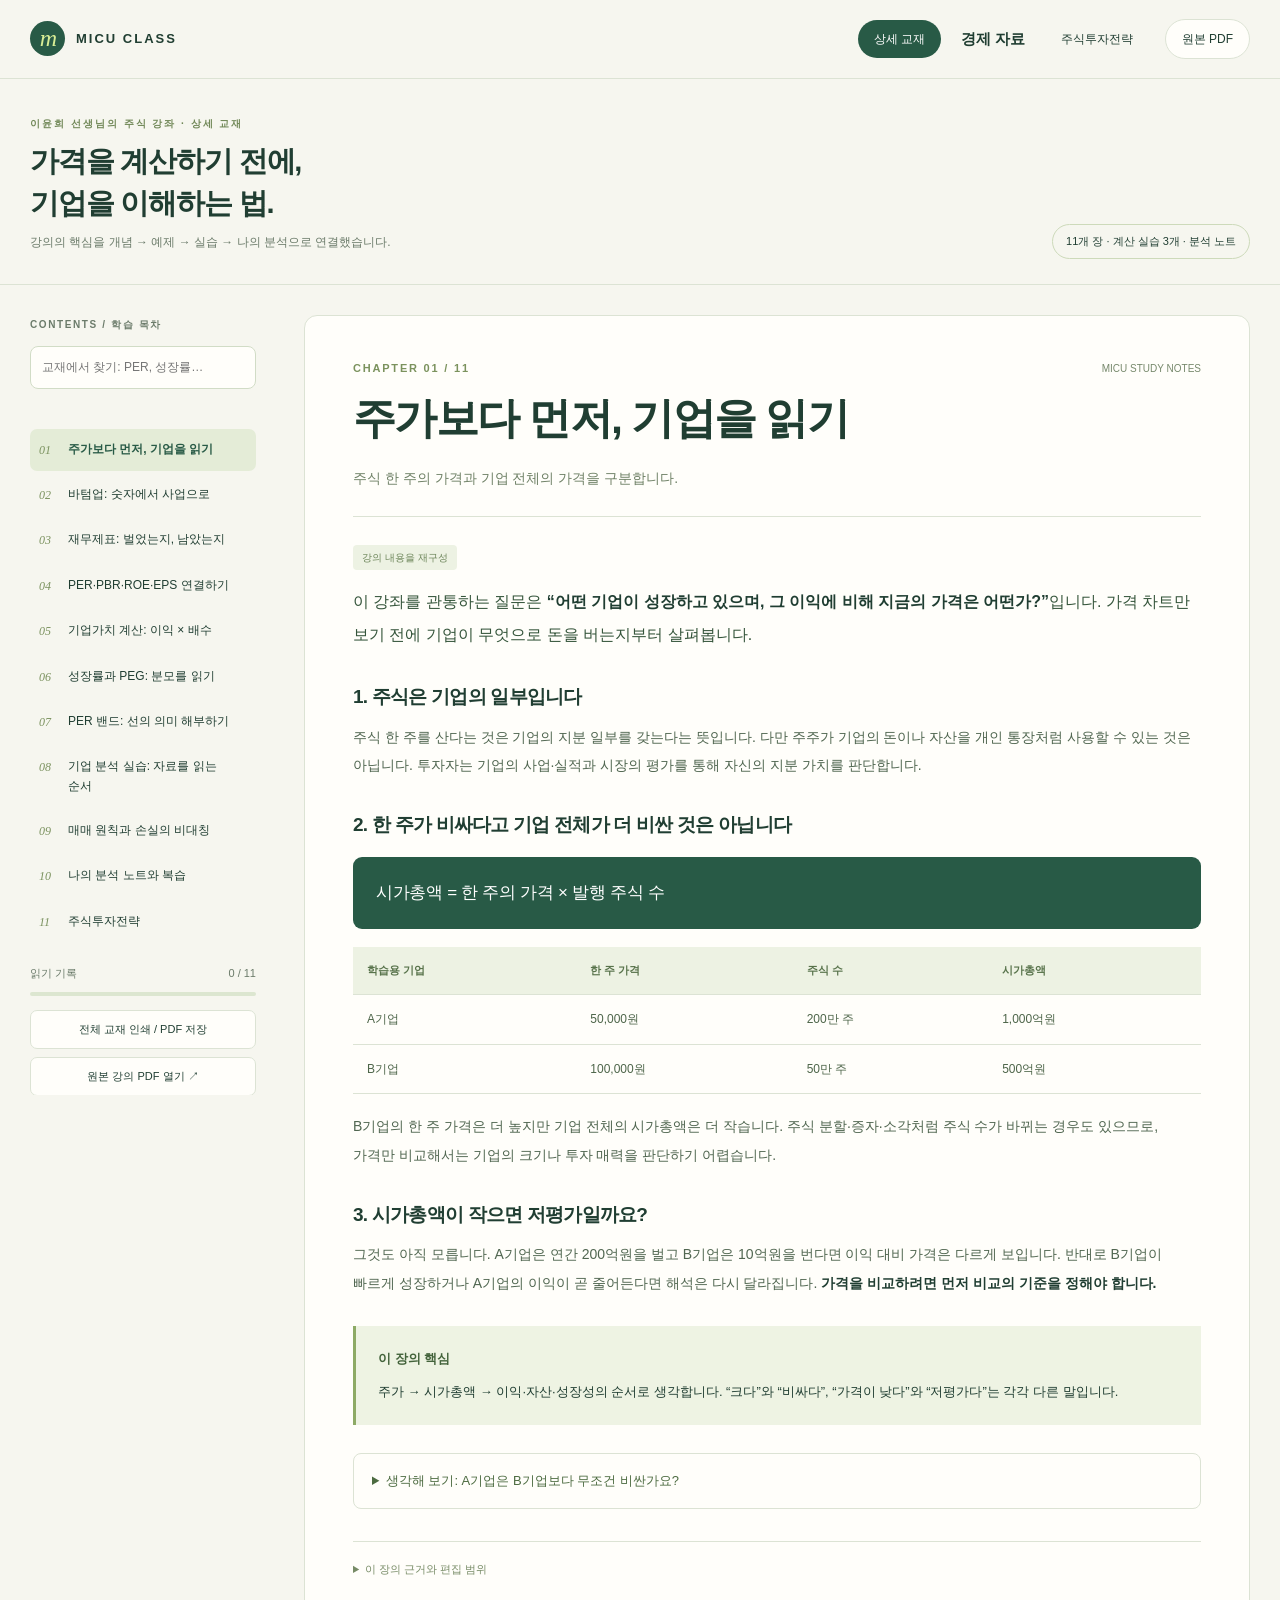
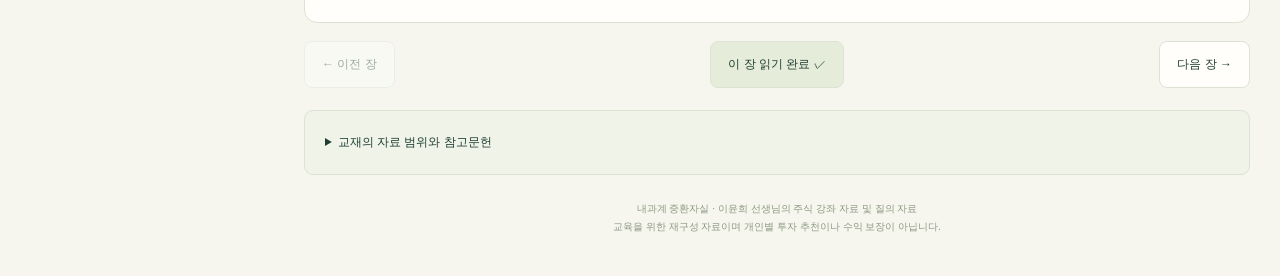
<file: index.html>
<!doctype html><html lang="ko"><head><meta charset="utf-8"><meta name="viewport" content="width=device-width,initial-scale=1"><meta name="description" content="이윤희 선생님의 MICU 주식 강좌 상세 교재. 기업가치·PER·성장률·재무제표·분석 실습과 주식투자전략 보충자료를 담았습니다."><title>기업의 가치를 읽다 · 상세 교재 | MICU Class</title><style>
:root{--bg:#f6f6ef;--paper:#fffefa;--ink:#203e32;--green:#285a46;--muted:#6b7b6a;--line:#dce3d4;--lime:#d9ed95;--soft:#ebf0df;--amber:#fff2d8}*{box-sizing:border-box}html{scroll-behavior:smooth;scroll-padding-top:98px}body{margin:0;background:var(--bg);color:var(--ink);font:15px/1.9 -apple-system,BlinkMacSystemFont,'Segoe UI','Malgun Gothic',Arial,sans-serif;word-break:keep-all}button,input,textarea,select{font:inherit;color:inherit}button,a{touch-action:manipulation}button{cursor:pointer}a{color:var(--green);text-underline-offset:4px}button:focus-visible,a:focus-visible,input:focus-visible,textarea:focus-visible,select:focus-visible,summary:focus-visible{outline:3px solid #829f62;outline-offset:3px}button{border:0}h1,h2,h3,h4{line-height:1.45;letter-spacing:-.04em}h1{font-size:clamp(29px,3.7vw,43px);margin:10px 0 17px;line-height:1.35}h2{font-size:28px;margin:6px 0 20px}h3{font-size:19px;margin:31px 0 11px}h4{font-size:15px;margin:6px 0}p{margin:12px 0;color:#506650}strong,b{color:var(--ink)}.topbar{position:sticky;top:0;z-index:20;background:#f6f6eff5;backdrop-filter:blur(16px);border-bottom:1px solid var(--line)}.top-inner{max-width:1360px;margin:auto;padding:18px 30px;display:flex;align-items:center;justify-content:space-between;gap:25px}.brand{display:flex;align-items:center;gap:11px;text-decoration:none;color:var(--ink);font-size:13px;font-weight:800;letter-spacing:2px;white-space:nowrap}.brand span{display:grid;place-items:center;background:var(--green);color:var(--lime);width:35px;height:35px;border-radius:50%;font:italic 24px Georgia,serif;letter-spacing:-2px}.topnav{display:flex;align-items:center;gap:8px}.topnav button{padding:8px 16px;background:transparent;border-radius:23px;font-size:12px}.topnav button.selected{background:var(--green);color:white}.topnav .pdf-btn{border:1px solid var(--line);background:#fffefa;margin-left:8px}.intro{max-width:1300px;padding:35px 30px 25px;margin:auto;display:flex;align-items:end;justify-content:space-between;gap:35px;border-bottom:1px solid var(--line)}.eyebrow{font-size:10px;letter-spacing:2px;font-weight:700;color:#718858}.intro h2{font-size:29px;margin:7px 0}.intro p{font-size:12px;color:var(--muted);margin:5px 0}.intro-badge{font-size:11px;border:1px solid #cddaba;border-radius:22px;padding:6px 13px;white-space:nowrap}.book-shell{display:grid;grid-template-columns:240px minmax(0,1fr);gap:34px;max-width:1300px;padding:30px;margin:auto;align-items:start}.sidebar{position:sticky;top:100px;max-height:calc(100vh - 120px);overflow:auto;padding-right:14px}.side-title{font-size:10px;letter-spacing:1.6px;font-weight:700;color:var(--muted);margin-bottom:12px}.search-input{width:100%;border:1px solid #d1dcc6;border-radius:8px;background:var(--paper);padding:9px 11px;font-size:12px}.chapter-menu{display:grid;gap:3px;margin:15px 0 20px}.chapter-menu button{display:grid;grid-template-columns:25px minmax(0,1fr) 12px;gap:4px;width:100%;background:transparent;text-align:left;padding:11px 9px;border-radius:7px;font-size:12px;line-height:1.6}.chapter-menu button.active{background:#e4ecd7;color:var(--green);font-weight:700}.chapter-menu button:hover{background:#edf1e3}.chapter-menu .index{font:italic 12px/1.7 Georgia,serif;color:#7b925f}.chapter-menu .done{font-size:10px;color:#628640}.progress-label{font-size:11px;color:var(--muted);display:flex;justify-content:space-between}.progress-track{height:4px;border-radius:10px;background:#dce6d0;margin:8px 0 14px}.progress-track span{display:block;height:100%;border-radius:10px;background:#6b8c4f;transition:width .2s}.side-button{display:block;width:100%;background:var(--paper);border:1px solid var(--line);border-radius:7px;padding:8px;font-size:11px;margin-top:8px}.sidebar .tiny{font-size:10px;color:#8a9780;line-height:1.7}.reading-area{min-width:0}.lesson{background:var(--paper);border:1px solid var(--line);border-radius:13px;padding:42px 48px;max-width:950px;margin:auto}.lesson-head{padding-bottom:24px;margin-bottom:25px;border-bottom:1px solid var(--line)}.lesson-head .summary{font-size:14px;max-width:680px;color:#6f8166;margin-bottom:0}.lesson-topline{display:flex;justify-content:space-between;align-items:center;gap:20px}.chapter-number{font-size:11px;letter-spacing:1.8px;font-weight:700;color:#7b925d}.read-tag{font-size:10px;color:#77896c}.lesson-label{display:inline-block;font-size:10px;background:#edf2e3;color:#6b8458;padding:3px 9px;border-radius:4px;margin:0 0 16px}.lesson p{font-size:14px;line-height:2.05}.lesson .opening{font-size:16px;line-height:2.05;color:#35553b;margin-top:0}.lesson ul,.lesson ol{padding-left:22px;font-size:14px;color:#52694f}.lesson li{margin:8px 0}.formula{background:var(--green);color:white;border-radius:9px;padding:20px 23px;margin:18px 0;font-size:17px;line-height:1.9;letter-spacing:-.3px}.example{background:#f0f3e7;border:1px solid #dfe7d2;border-radius:9px;padding:20px 22px;margin:21px 0}.example b{font-size:13px;color:#64814d}.example p{font-size:13px;margin-bottom:0}.takeaway{border-left:3px solid #8daa65;background:#eef3e3;padding:20px 22px;margin:28px 0;font-size:13px;line-height:2}.takeaway b{display:block;color:#43633b;font-size:13px;margin-bottom:7px}.exercise{border:1px solid var(--line);border-radius:8px;padding:15px 18px;margin:13px 0;background:#fffefa}.exercise summary{cursor:pointer;font-size:13px;color:#4c6b40}.exercise p{font-size:13px}.small-note{font-size:11px!important;line-height:1.9!important;color:#7c8a71!important}.table-scroll{overflow:auto;max-width:100%;margin:18px 0}table{width:100%;border-collapse:collapse;font-size:12px;margin:18px 0}th,td{padding:13px 14px;border-bottom:1px solid var(--line);text-align:left;vertical-align:top}th{background:#edf2e3;color:#58734b;font-size:11px}td{color:#4d6549}tr:last-child td{border-bottom:1px solid var(--line)}.table-scroll table{margin:0}.lab{border:1px solid #cddcbd;border-radius:10px;background:#f7f9f0;padding:24px;margin:25px 0}.lab h3{margin-top:0}.lab p{font-size:12px}.fields{display:grid;grid-template-columns:repeat(3,minmax(0,1fr));gap:13px}label{display:block;font-size:11px;color:#6a7e5b}input,textarea,select{display:block;width:100%;background:white;border:1px solid #cdd9c0;border-radius:7px;padding:10px 11px;margin-top:7px;font-size:14px;min-width:0}textarea{resize:vertical;min-height:100px;line-height:1.8}select{font-size:13px}.lab-output{background:#e8efdb;padding:16px 18px;border-radius:7px;font-size:13px;line-height:1.9;margin-top:17px;color:#3b5e35}.lab-output b{font-size:22px;color:#285a46}.workbook-fields{display:grid;gap:16px}.actions{display:flex;gap:9px;flex-wrap:wrap;margin:17px 0 8px}.btn{display:inline-block;padding:10px 17px;border:1px solid var(--line);background:white;border-radius:22px;font-size:12px;color:var(--green)}.btn.primary{background:var(--green);border-color:var(--green);color:white}.source-notes{font-size:11px;margin-top:32px;border-top:1px solid var(--line);padding-top:17px;color:#829174}.source-notes summary{cursor:pointer;color:#778b66}.source-notes ul{font-size:11px;padding-left:17px}.source-notes .pdf-inline{font-size:11px;background:#eaf0df;border:1px solid var(--line);padding:5px 12px;border-radius:20px}.book-controls{display:flex;gap:12px;align-items:center;justify-content:space-between;margin:18px auto;max-width:950px}.book-controls button{background:var(--paper);border:1px solid var(--line);padding:11px 17px;border-radius:8px;font-size:12px}.book-controls button:disabled{opacity:.4;cursor:default}.book-controls .mark-read{background:#e5edda}.book-footer{font-size:10px;color:#8b987f;text-align:center;margin:25px auto 10px;max-width:850px;line-height:1.8}.notice{background:#fff3dd;border-left:3px solid #bc9d62;padding:17px 20px;border-radius:0 7px 7px 0;font-size:12px;color:#786742;margin:19px 0}.extension{max-width:1160px;margin:auto;padding:38px 30px}.extension-head{max-width:850px;padding-bottom:17px;margin:0 auto 23px}.extension-head p{font-size:14px}.extension-lesson{margin-top:22px;max-width:950px}.extension-lesson h2{font-size:27px}.process-grid{display:grid;grid-template-columns:1fr 1fr;gap:13px;margin:20px 0}.process-grid>div{border:1px solid var(--line);border-radius:8px;padding:17px;background:#f8f9f1}.process-grid b{color:#8ba163;font-size:12px}.process-grid p{font-size:12px;margin-bottom:0}.sim-log{list-style:none!important;padding:0!important}.sim-log li{padding:13px 15px;background:white;border:1px solid var(--line);border-radius:7px;font-size:12px;margin-top:9px}.sim-log li strong{display:block;font-size:12px;color:#375e36}.sim-log li span{display:block;font-size:10px;color:#7c8b70;margin-top:4px}.sim-progress{font-size:12px;margin-top:15px;color:#678151}pre{white-space:pre-wrap;word-break:break-word;background:#edf2e5;padding:18px;border-radius:8px;color:#486040;font-size:12px;line-height:1.8}code{font-family:ui-monospace,'Consolas',monospace;font-size:11px;background:#edf2e5;padding:2px 4px;border-radius:4px}pre code{padding:0;background:none}.resource-panel{max-width:950px;margin:22px auto;padding:20px;border:1px solid var(--line);background:#f0f3e8;border-radius:9px;font-size:12px}.resource-panel summary{cursor:pointer}.resource-panel p,.resource-panel li{font-size:11px;color:#7b8b6c}.resource-panel ul{padding-left:18px}.resource-links{display:flex;gap:12px;flex-wrap:wrap;font-size:11px}.search-status{font-size:10px;color:#748565;min-height:19px;margin-top:6px}#print-container{display:none}.hidden,[hidden]{display:none!important}@media(max-width:1000px){.book-shell{grid-template-columns:210px minmax(0,1fr);gap:22px;padding:25px}.lesson{padding:31px}.sidebar{padding-right:6px}.extension{padding:30px 25px}.intro{padding:30px 25px 23px}.fields{gap:9px}th,td{padding:11px 10px}}@media(max-width:720px){html{scroll-padding-top:90px}.top-inner{padding:13px 17px;gap:10px}.brand{font-size:11px;letter-spacing:1px}.brand span{width:30px;height:30px;font-size:21px}.topnav{gap:1px}.topnav button{padding:7px 10px;font-size:11px}.topnav .pdf-btn{display:none}.intro{padding:24px 19px 20px;display:block}.intro h2{font-size:25px}.intro-badge{display:inline-block;margin-top:11px;font-size:10px}.book-shell{display:block;padding:18px}.sidebar{position:static;max-height:none;padding:0;margin:0 0 18px}.side-title{margin-bottom:8px}.chapter-menu{display:flex;overflow-x:auto;margin:12px 0;gap:7px;padding-bottom:5px}.chapter-menu button{display:flex;white-space:nowrap;width:auto;flex-shrink:0;border:1px solid var(--line);padding:8px 10px;font-size:11px;gap:7px}.chapter-menu .done{min-width:9px}.sidebar .side-button,.sidebar .tiny{display:none}.progress-label{font-size:10px}.progress-track{margin-bottom:0}.lesson{padding:24px 21px;border-radius:10px}.lesson p{font-size:14px;line-height:2}.lesson .opening{font-size:15px}h1{font-size:28px;letter-spacing:-1px}.lesson h2{font-size:23px}.lesson h3{font-size:18px}.lesson-head{padding-bottom:20px;margin-bottom:21px}.fields{grid-template-columns:1fr 1fr}.fields label:last-child{grid-column:1/-1}.lab{padding:18px}.formula{font-size:15px;padding:17px 18px}.example,.takeaway{padding:17px 18px}.table-scroll{margin-left:-5px;margin-right:-5px}.lesson table{font-size:11px}th{font-size:10px}th,td{padding:10px 8px}.book-controls{gap:7px}.book-controls button{font-size:10px;padding:9px 10px}.extension{padding:25px 18px}.extension-head h1{font-size:29px}.extension-lesson{padding:25px 21px}.process-grid{grid-template-columns:1fr}.book-footer{text-align:left}.resource-panel{padding:17px}.workbook-fields textarea{min-height:115px}}@media(prefers-reduced-motion:reduce){html{scroll-behavior:auto}*{transition:none!important}}@media print{body{background:white;color:#111}.topbar,.intro,.book-shell,.extension{display:none!important}#print-container{display:block!important}.print-chapter{break-before:page;padding:20px 0}.print-chapter:first-child{break-before:auto}.print-chapter h1{font-size:27px}.print-chapter .lab,.print-chapter .workbook-fields,.print-chapter .actions,.print-chapter #note-status{display:none}.print-chapter details p{display:block}.print-chapter details{break-inside:avoid}.print-chapter .takeaway,.print-chapter .formula{break-inside:avoid;background:#f4f4ef;color:#111;border:1px solid #ddd}.print-chapter p{font-size:12px}.print-chapter table{font-size:11px}.print-chapter .lesson-label{background:none}}
.economy-nav{display:inline-flex;align-items:center;padding:.42rem .72rem;color:inherit;font-weight:700;text-decoration:none;border-radius:8px}.economy-nav:hover,.economy-nav:focus-visible{background:#e5ecde;color:#244c36}</style></head><body><header class="topbar"><div class="top-inner"><a class="brand" href="#lesson-start" id="brand-home"><span>m</span>MICU CLASS</a><nav class="topnav" aria-label="화면 선택"><button id="show-study" class="selected" aria-pressed="true">상세 교재</button><a class="economy-nav" href="economy.html">경제 자료</a><button id="show-strategy">주식투자전략</button><button id="open-pdf" class="pdf-btn">원본 PDF</button></nav></div></header>
<div id="study-view"><div class="intro"><div><div class="eyebrow">이윤희 선생님의 주식 강좌 · 상세 교재</div><h2>가격을 계산하기 전에,<br>기업을 이해하는 법.</h2><p>강의의 핵심을 개념 → 예제 → 실습 → 나의 분석으로 연결했습니다.</p></div><span class="intro-badge">11개 장 · 계산 실습 3개 · 분석 노트</span></div><main class="book-shell"><aside class="sidebar"><div class="side-title">CONTENTS / 학습 목차</div><label for="chapter-search" class="hidden">교재 검색</label><input class="search-input" id="chapter-search" type="search" placeholder="교재에서 찾기: PER, 성장률…" aria-label="교재 검색"><div class="search-status" id="search-status" role="status"></div><nav class="chapter-menu" id="chapter-menu" aria-label="교재 목차"></nav><div class="progress-label"><span>읽기 기록</span><span id="read-count">0 / 11</span></div><div class="progress-track"><span id="read-bar" style="width:0%"></span></div><button class="side-button" id="print-book">전체 교재 인쇄 / PDF 저장</button><button class="side-button" id="source-pdf">원본 강의 PDF 열기 ↗</button><p class="tiny">메모와 읽기 기록은 이 브라우저에만 저장됩니다.</p></aside><div class="reading-area"><article class="lesson" id="lesson"><header class="lesson-head"><div class="lesson-topline"><span class="chapter-number" id="chapter-number"></span><span class="read-tag">MICU STUDY NOTES</span></div><h1 id="chapter-title"></h1><p class="summary" id="chapter-summary"></p></header><div id="chapter-body"></div><details class="source-notes"><summary>이 장의 근거와 편집 범위</summary><ul id="chapter-sources"></ul><button class="pdf-inline" data-open-pdf>원본 PDF 확인 ↗</button></details></article><div class="book-controls"><button id="prev-chapter">← 이전 장</button><button class="mark-read" id="mark-read">이 장 읽기 완료 ✓</button><button id="next-chapter">다음 장 →</button></div><details class="resource-panel"><summary>교재의 자료 범위와 참고문헌</summary><p>강의 PDF와 녹화에서 확인된 교육 내용을 재구성하고, 계산 예제·재무제표 기초·실습을 보완했습니다. 강의자의 설명, 화면 관찰, 편집 보완을 각 장의 근거란에 표시했습니다.</p><p>녹화는 자동 전사 결과와 13개 시점의 화면 표본을 검토했습니다. 전체 원음의 연속 대조는 완료되지 않았고, 일부 발언과 질의응답에는 누락·오인식이 있습니다. 확인되지 않은 실제 답변을 새로 만들어 넣지 않았습니다. 이 HTML에는 영상 파일이나 재생 기능을 넣지 않았습니다.</p><div class="resource-links"><a href="https://www.investor.gov/introduction-investing/investing-basics/glossary/price-earnings-pe-ratio" target="_blank" rel="noopener">PER · Investor.gov ↗</a><a href="https://www.fidelity.com/learning-center/trading-investing/fundamental-analysis/company-valuation-ratios" target="_blank" rel="noopener">PEG · Fidelity ↗</a><a href="https://www.sec.gov/about/reports-publications/investorpubsbegfinstmtguide" target="_blank" rel="noopener">재무제표 · SEC ↗</a><a href="https://opendart.fss.or.kr/disclosureinfo/biz/main.do" target="_blank" rel="noopener">공시 · 금융감독원 ↗</a></div><p>외부 개념 자료 확인일: 2026.11.05. 현재 종목 가격·실적 데이터는 연결하지 않았습니다. 과거 사례와 모든 가상 수치는 현재 투자 판단과 구분합니다.</p></details><footer class="book-footer">내과계 중환자실 · 이윤희 선생님의 주식 강좌 자료 및 질의 자료<br>교육을 위한 재구성 자료이며 개인별 투자 추천이나 수익 보장이 아닙니다.</footer></div></main></div>
<div id="print-container"></div><script id="book-data" type="application/json">{"chapters": [{"id": "start", "title": "주가보다 먼저, 기업을 읽기", "summary": "주식 한 주의 가격과 기업 전체의 가격을 구분합니다.", "body": "\n<div class=\"lesson-label\">강의 내용을 재구성<\/div>\n<p class=\"opening\">이 강좌를 관통하는 질문은 <strong>“어떤 기업이 성장하고 있으며, 그 이익에 비해 지금의 가격은 어떤가?”<\/strong>입니다. 가격 차트만 보기 전에 기업이 무엇으로 돈을 버는지부터 살펴봅니다.<\/p>\n<h3>1. 주식은 기업의 일부입니다<\/h3><p>주식 한 주를 산다는 것은 기업의 지분 일부를 갖는다는 뜻입니다. 다만 주주가 기업의 돈이나 자산을 개인 통장처럼 사용할 수 있는 것은 아닙니다. 투자자는 기업의 사업·실적과 시장의 평가를 통해 자신의 지분 가치를 판단합니다.<\/p>\n<h3>2. 한 주가 비싸다고 기업 전체가 더 비싼 것은 아닙니다<\/h3><div class=\"formula\">시가총액 = 한 주의 가격 × 발행 주식 수<\/div>\n<div class=\"table-scroll\"><table><thead><tr><th>학습용 기업<\/th><th>한 주 가격<\/th><th>주식 수<\/th><th>시가총액<\/th><\/tr><\/thead><tbody><tr><td>A기업<\/td><td>50,000원<\/td><td>200만 주<\/td><td>1,000억원<\/td><\/tr><tr><td>B기업<\/td><td>100,000원<\/td><td>50만 주<\/td><td>500억원<\/td><\/tr><\/tbody><\/table><\/div>\n<p>B기업의 한 주 가격은 더 높지만 기업 전체의 시가총액은 더 작습니다. 주식 분할·증자·소각처럼 주식 수가 바뀌는 경우도 있으므로, 가격만 비교해서는 기업의 크기나 투자 매력을 판단하기 어렵습니다.<\/p>\n<h3>3. 시가총액이 작으면 저평가일까요?<\/h3><p>그것도 아직 모릅니다. A기업은 연간 200억원을 벌고 B기업은 10억원을 번다면 이익 대비 가격은 다르게 보입니다. 반대로 B기업이 빠르게 성장하거나 A기업의 이익이 곧 줄어든다면 해석은 다시 달라집니다. <strong>가격을 비교하려면 먼저 비교의 기준을 정해야 합니다.<\/strong><\/p>\n<div class=\"takeaway\"><b>이 장의 핵심<\/b>주가 → 시가총액 → 이익·자산·성장성의 순서로 생각합니다. “크다”와 “비싸다”, “가격이 낮다”와 “저평가다”는 각각 다른 말입니다.<\/div>\n<details class=\"exercise\"><summary>생각해 보기: A기업은 B기업보다 무조건 비싼가요?<\/summary><p>아직 판단할 수 없습니다. 기업의 이익, 사업의 질, 자산과 부채, 성장 전망이 필요합니다. 시가총액이 두 배라는 것은 기업 전체에 붙은 시장 가격이 두 배라는 뜻입니다.<\/p><\/details>\n", "sources": ["PDF 2~3쪽", "편집 보완: 주가·시가총액을 구분하는 가상 예제"]}, {"id": "bottomup", "title": "바텀업: 숫자에서 사업으로", "summary": "성장률을 단서로 삼고, 사업 구조로 그 이유를 확인합니다.", "body": "\n<div class=\"lesson-label\">영상 화면 자료 + 강의 PDF를 재구성<\/div>\n<p class=\"opening\">바텀업 접근은 개별 기업에서 출발합니다. <strong>“이 회사의 매출과 이익은 왜 변했을까?”<\/strong>를 확인한 뒤, 기업과 산업의 관계를 넓혀 봅니다. 영상의 공유 자료에도 분기 실적을 통해 기업을 발굴하는 관점이 나타납니다.<\/p>\n<h3>1. 바텀업과 탑다운의 출발점<\/h3><table><thead><tr><th>접근<\/th><th>살펴보는 순서<\/th><th>확인할 점<\/th><\/tr><\/thead><tbody><tr><td>바텀업<\/td><td>기업 실적 → 사업 구조 → 산업 환경<\/td><td>좋은 숫자가 지속될 수 있는가?<\/td><\/tr><tr><td>탑다운<\/td><td>경제·산업 변화 → 유망 분야 → 개별 기업<\/td><td>산업의 성장이 이 기업의 이익으로 연결되는가?<\/td><\/tr><\/tbody><\/table>\n<p>두 방법은 함께 사용할 수 있습니다. 기업의 실적이 좋아져도 산업 환경이 달라지면 전망이 흔들릴 수 있고, 산업이 성장해도 모든 기업이 같은 이익을 얻지는 않습니다.<\/p>\n<h3>2. 매출 성장과 이익 성장은 다릅니다<\/h3><p>매출은 팔아서 얻는 수익의 규모입니다. 영업이익은 본업에서 비용을 차감하고 남긴 성과를 보여줍니다. 매출이 늘었는데도 원가·인건비·마케팅 비용이 더 빠르게 증가하면 영업이익은 줄어들 수 있습니다.<\/p>\n<div class=\"example\"><b>가상 예제<\/b><p>전년 매출 1,000억원, 영업이익 100억원 → 올해 매출 1,300억원, 영업이익 90억원. 매출은 30% 늘었지만 영업이익은 10% 줄었습니다. 판매가 늘었다는 사실과 수익성이 좋아졌다는 판단을 구분해야 합니다.<\/p><\/div>\n<h3>3. 숫자 뒤에 붙여야 할 세 문장<\/h3><ol><li><b>사실:<\/b> 어느 기간의 어느 지표가 얼마에서 얼마로 변했는가?<\/li><li><b>설명:<\/b> 판매량·가격·제품 구성·원가 중 어떤 변화가 있었는가?<\/li><li><b>가정:<\/b> 그 변화가 다음 기간에도 이어질 것으로 보는 이유는 무엇인가?<\/li><\/ol>\n<p>“이익이 늘었다”는 확인 가능한 기록이지만, “앞으로도 늘 것이다”는 가정입니다. 리포트와 뉴스는 가정을 만드는 데 도움이 되지만, 그 자체로 미래를 확정하지는 않습니다.<\/p>\n<div class=\"takeaway\"><b>강의 관점을 읽는 방법<\/b>실적의 추세를 중시한다는 투자 관점과 “주가는 항상 실적대로 움직인다”는 확정적인 법칙을 구분합니다. 시장의 기대가 먼저 가격에 반영될 수도 있습니다.<\/div>\n<details class=\"exercise\"><summary>연습: 성장률이 높다는 정보만 받았다면?<\/summary><p>기준 기간, 전년 값, 일회성 요인, 연결·별도 구분, 증가 원인을 먼저 묻습니다. 낮은 기저에서 조금 개선되어도 성장률은 크게 보일 수 있습니다.<\/p><\/details>\n", "sources": ["영상 202548 파일 06:40 화면의 바텀업 자료", "영상 202548 파일 26:40 화면의 투자 루틴", "PDF 9쪽", "편집 보완: 비교표·가상 수익성 예제"]}, {"id": "statements", "title": "재무제표: 벌었는지, 남았는지", "summary": "매출·영업이익·순이익·현금흐름의 역할을 나눕니다.", "body": "\n<div class=\"lesson-label\">강의의 재무제표 확인 방법을 확장한 보충 학습<\/div>\n<p class=\"opening\">재무제표를 처음부터 모두 해석할 필요는 없습니다. 먼저 <strong>어느 표가 어떤 질문에 답하는지<\/strong> 구분하면, PER에 넣는 숫자도 덜 혼동하게 됩니다.<\/p>\n<h3>1. 먼저 익힐 세 가지 표<\/h3><table><thead><tr><th>표<\/th><th>핵심 질문<\/th><th>읽는 기준<\/th><\/tr><\/thead><tbody><tr><td>손익계산서<\/td><td>기간 동안 얼마나 벌었나?<\/td><td>매출·영업이익·순이익<\/td><\/tr><tr><td>재무상태표<\/td><td>기준일에 무엇을 갖고, 얼마나 빚졌나?<\/td><td>자산·부채·자본<\/td><\/tr><tr><td>현금흐름표<\/td><td>실제 현금은 어떻게 들어오고 나갔나?<\/td><td>영업·투자·재무 활동<\/td><\/tr><\/tbody><\/table>\n<p>기간의 성과와 특정 날짜의 잔액을 섞지 않는 것이 출발점입니다. 전체 재무제표에는 자본의 변화를 보여주는 표와 상세한 주석도 포함됩니다.<\/p>\n<h3>2. 영업이익과 순이익은 바꿔 쓰지 않습니다<\/h3><div class=\"example\"><b>학습용으로 단순화한 손익 흐름<\/b><p>매출 1,000억원 − 매출원가 600억원 − 판매관리비 250억원 = 영업이익 150억원<br>여기서 금융손익·기타손익·세금 등이 반영되어 순이익 100억원이 되었다고 가정합니다.<\/p><\/div>\n<p>같은 회사라도 영업이익 150억원과 순이익 100억원을 분모에 넣으면 배수가 달라집니다. <strong>PER는 순이익 또는 EPS를 기준으로 정의합니다.<\/strong> 영업이익을 쓰는 시가총액 배수는 이 교재에서 POR로 구분합니다.<\/p>\n<h3>3. 순이익이 곧 통장에 남은 돈은 아닙니다<\/h3><p>회계상 이익과 현금 유입의 시점이 다를 수 있습니다. 외상 매출이나 비현금 항목, 투자 지출 등이 있기 때문입니다. 숫자를 더 깊게 볼 때는 현금흐름과 주석도 함께 확인합니다.<\/p>\n<h3>4. 첫 분석 때 적어둘 정보<\/h3><ul><li>보고서의 기준 연도·분기와 발표일<\/li><li>연결 기준인지 별도 기준인지<\/li><li>누적 실적인지 해당 분기의 실적인지<\/li><li>실제 공시 수치인지 증권사의 예상치인지<\/li><li>사용한 순이익의 범위와 단위<\/li><\/ul>\n<div class=\"takeaway\"><b>실무적으로 가장 중요한 습관<\/b>숫자만 복사하지 말고 숫자의 이름·기간·단위를 함께 옮깁니다. “100”보다 “202X년 연결 순이익 100억원, 실제 공시”가 더 유용한 정보입니다.<\/div>\n", "sources": ["PDF 3·9쪽", "SEC 재무제표 기초 안내", "편집 보완: 손익 흐름과 첫 분석 체크리스트"]}, {"id": "ratios", "title": "PER·PBR·ROE·EPS 연결하기", "summary": "같은 기업을 가격·이익·자본이라는 다른 각도에서 봅니다.", "body": "\n<div class=\"lesson-label\">강의 개념을 재구성 + 계산 기준 보완<\/div>\n<p class=\"opening\">지표는 기업을 이해하는 질문 도구입니다. 하나의 숫자로 투자 결론을 내리기보다, <strong>분자와 분모가 무엇인지<\/strong> 확인하며 연결해 봅니다.<\/p>\n<h3>1. PER: 순이익에 붙은 가격<\/h3><div class=\"formula\">PER = 시가총액 ÷ 순이익 = 주가 ÷ EPS<\/div><p>같은 이익·주식 기준으로 계산하면 두 표현은 연결됩니다. 실제 분석에서는 보통주 가치와 이익의 귀속 범위를 일치시켜야 합니다. 과거 12개월 이익을 쓰는 PER와 미래 예상 이익을 쓰는 PER도 구분합니다.<\/p>\n<h3>2. PBR: 자본에 붙은 가격<\/h3><div class=\"formula\">PBR = 시가총액 ÷ 자기자본<\/div><p>자기자본 대비 평가를 보는 관점입니다. PBR이 1보다 낮다는 정보만으로 회사가 정리되면 이익을 얻는다고 결론 내릴 수는 없습니다. 장부 가치와 실제 처분 가치가 다를 수 있고, 수익성과 사업 위험도 확인해야 합니다.<\/p>\n<h3>3. ROE: 자본으로 만든 이익<\/h3><div class=\"formula\">ROE = 순이익 ÷ 평균 자기자본 × 100<\/div><p>평균 자본은 기간 중 투입된 자본을 생각하기 위한 기준입니다. 높은 ROE가 어떤 사업 성과에서 나왔는지, 자본 감소나 부채 변화의 영향은 없는지도 살펴봅니다.<\/p>\n<h3>4. EPS: 한 주에 해당하는 이익<\/h3><p>기본 EPS는 보통주에 귀속되는 이익을 가중평균 보통주식 수로 나누어 이해합니다. 주식 수가 바뀌면 순이익이 증가해도 한 주의 이익은 덜 늘어날 수 있습니다. 기본·희석 EPS도 같은 기준끼리 비교합니다.<\/p>\n<table><thead><tr><th>가상 입력<\/th><th>값<\/th><th>계산<\/th><\/tr><\/thead><tbody><tr><td>시가총액 / 순이익<\/td><td>1,000억원 / 100억원<\/td><td>PER 10배<\/td><\/tr><tr><td>시가총액 / 기말 자기자본<\/td><td>1,000억원 / 500억원<\/td><td>PBR 2배<\/td><\/tr><tr><td>순이익 / 평균 자기자본<\/td><td>100억원 / 500억원<\/td><td>ROE 20%<\/td><\/tr><\/tbody><\/table>\n<p class=\"small-note\">예제는 평균 자본과 기말 자본이 같다고 가정했습니다. PBR ≈ PER × ROE의 소수값이라는 관계는 이익·자본·시점 기준이 맞을 때 해석해야 합니다. 일반적인 보고 지표를 무조건 곱해 정확히 같아야 한다고 생각하지 않습니다.<\/p>\n<div class=\"takeaway\"><b>계산하지 않는 것도 답입니다<\/b>순이익이 0이면 PER를 나눌 수 없고, 적자 기업의 음수 PER를 “아주 싸다”는 의미로 읽어서는 안 됩니다. 먼저 적자의 원인과 다른 정보부터 살펴봅니다.<\/div>\n", "sources": ["PDF 3~5쪽", "Investor.gov PER 정의", "SEC 재무제표 안내", "편집 보완: 평균 자본·주식 수 기준"]}, {"id": "valuation", "title": "기업가치 계산: 이익 × 배수", "summary": "강의의 A·B기업 예제를 계산하고 실패 조건을 붙입니다.", "body": "\n<div class=\"lesson-label\">PDF의 A·B기업 예제 + 가정 변화 실습<\/div>\n<p class=\"opening\">강의에서는 비슷한 사업을 하는 두 기업이 같은 순이익을 벌지만, 다른 시가총액으로 거래되는 예시를 사용합니다. 계산은 간단하지만 <strong>같은 평가를 받아야 한다는 판단은 별도로 설명해야 합니다.<\/strong><\/p>\n<table><thead><tr><th>입력<\/th><th>A기업<\/th><th>B기업<\/th><\/tr><\/thead><tbody><tr><td>현재 시가총액<\/td><td>1,000억원<\/td><td>1,500억원<\/td><\/tr><tr><td>예상 순이익<\/td><td>100억원<\/td><td>100억원<\/td><\/tr><tr><td>예상 PER<\/td><td>10배<\/td><td>15배<\/td><\/tr><\/tbody><\/table>\n<h3>1. A기업도 15배로 평가받는다고 가정하면<\/h3><div class=\"formula\">100억원 × 15배 = 가정한 시가총액 1,500억원<br>(1,500 ÷ 1,000 − 1) × 100 = +50%<\/div>\n<p>50%는 입력한 가정에서 계산된 시가총액 변화입니다. 주식 수가 일정하고 비용·세금을 제외하면 주가 변화와 연결해 생각할 수 있지만, 실제 수익을 보장하거나 발생 확률을 나타내지는 않습니다.<\/p>\n<h3>2. 배수 차이에는 이유가 있을 수 있습니다<\/h3><ul><li>성장률이나 이익의 지속성이 다른가?<\/li><li>재무 부담·사업 집중도·회계상 일회성 손익이 다른가?<\/li><li>비슷해 보이지만 고객·제품·수익 구조가 다른가?<\/li><li>어떤 사건이 기존 평가를 바꿀 수 있는가?<\/li><\/ul>\n<h3>3. 이익과 배수를 동시에 바꿔 봅니다<\/h3><table><thead><tr><th>학습 시나리오<\/th><th>순이익<\/th><th>평가 배수<\/th><th>시가총액 / 변화<\/th><\/tr><\/thead><tbody><tr><td>기대가 약해짐<\/td><td>80억원<\/td><td>10배<\/td><td>800억원 / −20%<\/td><\/tr><tr><td>강의의 가정<\/td><td>100억원<\/td><td>15배<\/td><td>1,500억원 / +50%<\/td><\/tr><tr><td>이익·평가 동반 개선<\/td><td>120억원<\/td><td>18배<\/td><td>2,160억원 / +116%<\/td><\/tr><\/tbody><\/table>\n<div class=\"lab\" id=\"valuation-lab\"><h3>직접 계산하기<\/h3><p>모든 입력은 가상 수치입니다. 단위는 억원입니다.<\/p><div class=\"fields\"><label>현재 시가총액<input id=\"val-cap\" type=\"number\" step=\"any\" value=\"1000\"><\/label><label>예상 순이익<input id=\"val-profit\" type=\"number\" step=\"any\" value=\"100\"><\/label><label>가정한 목표 PER<input id=\"val-per\" type=\"number\" step=\"any\" value=\"15\"><\/label><\/div><div id=\"val-output\" class=\"lab-output\" aria-live=\"polite\"><\/div><div id=\"sensitivity\" class=\"table-scroll\"><\/div><p class=\"small-note\">아래 표는 입력한 이익과 배수의 ±20% 조합입니다. 확률이 아니라 가정 변화에 대한 계산 결과입니다.<\/p><\/div>\n<div class=\"takeaway\"><b>반드시 붙일 문장<\/b>“목표 가치는 얼마다”에서 끝내지 말고 “이익이 얼마가 되고, 왜 그 배수를 받을 수 있다고 보는가”를 적습니다.<\/div>\n", "sources": ["PDF 3쪽 A·B기업 예제", "편집 보완: 시나리오 표·계산 실습"]}, {"id": "growth", "title": "성장률과 PEG: 분모를 읽기", "summary": "높은 성장률의 이유와 계산 단위를 확인합니다.", "body": "\n<div class=\"lesson-label\">강의의 성장 사례 + PEG 계산 보완<\/div>\n<p class=\"opening\">높은 PER가 기대 성장을 반영하는 경우가 있습니다. 그렇다고 성장률이 높다는 이유로 가격을 무제한 정당화할 수는 없습니다. <strong>지속 가능한 성장인지와 그 기대가 이미 가격에 얼마나 들어 있는지<\/strong>를 함께 묻습니다.<\/p>\n<h3>1. 성장률을 먼저 계산합니다<\/h3><div class=\"formula\">성장률(%) = (현재 값 ÷ 이전 값 − 1) × 100<\/div><p>이익이 100에서 120으로 늘면 20% 성장입니다. 1에서 11로 늘면 1,000% 성장입니다. 둘 다 증가했지만 이전 규모가 작을수록 성장률이 크게 보입니다. 적자에서 흑자로 바뀌는 경우도 일반적인 양수 성장률과 따로 해석해야 합니다.<\/p>\n<h3>2. PEG는 성장률의 ‘퍼센트 숫자’로 나눕니다<\/h3><div class=\"formula\">PEG = PER ÷ 예상 EPS 성장률의 퍼센트 숫자<\/div><p>PER가 30이고 예상 EPS 성장률이 20%라면 PEG는 30 ÷ 20 = 1.5입니다. 분모에 0.2를 넣는 계산과 구분하세요. 주식 수가 달라지면 순이익 성장률과 EPS 성장률도 달라질 수 있습니다.<\/p>\n<div class=\"example\"><b>PDF 6쪽 입력값을 다시 계산하면<\/b><p>이전 이익 361 → 다음 이익 4,209, PER 52.91이라는 입력을 사용하면 성장률은 약 1,065.93%, PEG는 약 0.0496입니다. 식의 괄호와 ×100 위치를 명확히 한 결과이며, 해당 기업의 실제 실적이나 당시 적정 가치를 검증한 것은 아닙니다.<\/p><\/div>\n<h3>3. PEG가 작으면 어떤 질문을 더 해야 할까요?<\/h3><ul><li>지난해의 이익이 비정상적으로 낮았던 것은 아닌가?<\/li><li>일회성 손익이 성장률을 크게 만든 것은 아닌가?<\/li><li>앞으로 몇 년 동안 유지될 성장률인가?<\/li><li>PER와 성장률의 기준 연도·실제/예상 구분이 맞는가?<\/li><\/ul>\n<div class=\"lab\"><h3>성장률·PEG 계산 연습<\/h3><div class=\"fields\"><label>이전 이익<input id=\"peg-old\" type=\"number\" step=\"any\" value=\"100\"><\/label><label>다음 이익<input id=\"peg-new\" type=\"number\" step=\"any\" value=\"120\"><\/label><label>PER<input id=\"peg-per\" type=\"number\" step=\"any\" value=\"30\"><\/label><\/div><div id=\"peg-output\" class=\"lab-output\" aria-live=\"polite\"><\/div><p class=\"small-note\">주식 수가 일정해 이익 성장률과 EPS 성장률이 같다고 놓은 연습입니다. 실제 분석에서는 EPS 성장률의 정의를 확인합니다.<\/p><\/div>\n<div class=\"takeaway\"><b>한 숫자의 결론을 피하기<\/b>PEG의 특정 기준은 경험적 참고값입니다. 업종·성장 기간·예측 신뢰도를 무시한 보편적인 매수 기준으로 사용하지 않습니다.<\/div>\n", "sources": ["PDF 6~8쪽", "Fidelity 기업가치 비율 설명", "편집 보완: PEG 식 괄호·단위와 주식 수 가정"]}, {"id": "bands", "title": "PER 밴드: 선의 의미 해부하기", "summary": "주가 예언선이 아니라 이익과 배수의 조합으로 이해합니다.", "body": "\n<div class=\"lesson-label\">강의의 PER 그래프 설명을 확장<\/div>\n<p class=\"opening\">PER 밴드는 복잡해 보여도 기본 관계는 같습니다. <strong>특정 EPS에 배수를 곱하면 어떤 가격이 되는가<\/strong>를 그린 것입니다. 먼저 그래프의 이익이 실제값인지 예상값인지 확인합니다.<\/p>\n<h3>1. 같은 EPS에 서로 다른 배수를 적용하면<\/h3><table><thead><tr><th>가상 EPS<\/th><th>10배<\/th><th>15배<\/th><th>20배<\/th><\/tr><\/thead><tbody><tr><td>1,000원<\/td><td>10,000원<\/td><td>15,000원<\/td><td>20,000원<\/td><\/tr><tr><td>1,500원<\/td><td>15,000원<\/td><td>22,500원<\/td><td>30,000원<\/td><\/tr><\/tbody><\/table>\n<p>이 표는 가격 예측이 아니라 곱셈의 결과입니다. EPS가 올라가면 같은 배수에 해당하는 가격도 올라갑니다. 반대로 예상 이익이 내려가면 기존 밴드가 바뀔 수 있습니다.<\/p>\n<h3>2. 밴드 아래에 있다는 말만으로 충분하지 않습니다<\/h3><p>현재 가격이 과거보다 낮은 배수에 있어도 사업의 성장성이 낮아졌거나 위험이 커졌다면 이유가 있을 수 있습니다. 과거에 20배를 받았다는 사실은 앞으로도 20배를 받아야 한다는 보장이 아닙니다.<\/p>\n<h3>3. 실제 화면에서 확인할 순서<\/h3><ol><li>세로축이 원 단위 주가인지 시가총액인지 확인합니다.<\/li><li>선에 적용한 배수와 이익의 종류를 확인합니다.<\/li><li>기간과 실제·예상치 표시를 읽습니다.<\/li><li>이익 전망이 바뀌면 밴드가 어떻게 움직일지 생각합니다.<\/li><li>이 회사가 과거와 같은 평가를 받아야 하는 근거를 확인합니다.<\/li><\/ol>\n<div class=\"example\"><b>PER와 POR를 혼동하지 않기<\/b><p>영상 자동 전사에는 영업이익을 사용하면서 PER라고 부르는 구간이 있습니다. 발언과 화면 정의를 추가 대조해야 합니다. 교재의 공식은 순이익 기준 PER로 통일하고, 영업이익 배수는 POR로 구분했습니다.<\/p><\/div>\n<details class=\"exercise\"><summary>확인 질문: 가격이 그대로인데 PER가 상승했다면?<\/summary><p>주당순이익이 줄었을 가능성이 있습니다. PER = 주가 ÷ EPS이므로 주가가 오르지 않아도 분모가 작아지면 PER는 커집니다. 계산에 사용한 이익 기간이 바뀌었는지도 확인해야 합니다.<\/p><\/details>\n", "sources": ["PDF 4쪽", "영상 194040 파일 10:00 화면", "원음 확인 필요: 같은 파일 11:05~13:16 자동 전사", "편집 보완: 가상 EPS 표·읽는 순서"]}, {"id": "research", "title": "기업 분석 실습: 자료를 읽는 순서", "summary": "리포트·뉴스·공시를 사실과 가정으로 나누어 기록합니다.", "body": "\n<div class=\"lesson-label\">강의의 자료 확인 순서 + 실습 확장<\/div>\n<p class=\"opening\">강의는 리포트, 뉴스, 재무제표, 업황과 경쟁사를 함께 보도록 제안합니다. 읽은 자료의 양보다 중요한 것은 <strong>무엇을 확인했고, 무엇을 아직 모르는지<\/strong> 설명할 수 있는가입니다.<\/p>\n<h3>1. 공시에서 숫자의 기준을 찾습니다<\/h3><p>DART에서는 정기보고서와 재무정보를 찾을 수 있습니다. 필요한 회사와 기간의 원 보고서를 열어 실적·사업 내용·주석을 확인합니다. 요약 화면에서 본 수치는 원문과 함께 읽고, 누적 실적을 한 분기 값으로 잘못 사용하지 않았는지 점검합니다.<\/p>\n<h3>2. 리포트에서 가정을 찾습니다<\/h3><p>보고서의 발행일, 사용한 예상 이익, 목표 배수, 업황 가정을 적습니다. 의견이 다른 리포트를 읽었다면 두 사람이 다른 숫자를 썼는지, 같은 숫자에 다른 평가를 붙였는지 구분해 봅니다.<\/p>\n<h3>3. 뉴스에서 사업 연결 고리를 찾습니다<\/h3><p>산업이 성장한다는 뉴스와 이 기업이 이익을 얻는다는 주장은 다릅니다. 고객 확보, 판매량, 단가, 원가, 생산능력 중 어떤 경로로 이익이 달라질지 문장으로 설명해 봅니다.<\/p>\n<table><thead><tr><th>기록 칸<\/th><th>기입 예시 — 모두 가상<\/th><\/tr><\/thead><tbody><tr><td>사업<\/td><td>특정 산업용 부품을 고객사에 판매<\/td><\/tr><tr><td>확인한 사실<\/td><td>매출 20% 증가, 영업이익률 8% → 10%<\/td><\/tr><tr><td>해석<\/td><td>제품 구성 개선이 수익성을 높였을 가능성<\/td><\/tr><tr><td>검증할 가정<\/td><td>고부가 제품 비중이 다음 해에도 유지될 것인가?<\/td><\/tr><tr><td>반대 증거<\/td><td>주요 고객의 주문 감소·원가 상승·경쟁 심화<\/td><\/tr><\/tbody><\/table>\n<h3>4. 최종 분석 문장 만들기<\/h3><div class=\"example\"><p>“이 기업은 ○○로 돈을 벌며, 확인한 자료에서 △△가 개선되었다. 다음 기간 순이익을 □□로 가정하고 비교기업과의 차이를 고려해 배수 범위를 생각했다. 다만 ◇◇가 발생하면 이 가정을 다시 검토한다.”<\/p><\/div>\n<div class=\"takeaway\"><b>좋은 스터디 발표의 기준<\/b>종목 이름보다 먼저 출처·기간·수치·가정·반대 조건이 드러나야 합니다. 모르는 부분은 빈칸으로 남기고 다음 확인 과제로 삼습니다.<\/div>\n", "sources": ["PDF 9쪽", "영상 195545 파일 03:50 DART 화면", "영상 202548 파일 26:40 투자 루틴 화면", "OpenDART 사업보고서·재무정보 안내", "편집 보완: 분석 템플릿"]}, {"id": "risk", "title": "매매 원칙과 손실의 비대칭", "summary": "성공 사례와 개인 원칙을 일반적인 정답으로 바꾸지 않습니다.", "body": "\n<div class=\"lesson-label\">영상 화면의 매매 원칙 + 수학적 보충<\/div>\n<p class=\"opening\">매수 아이디어만큼 중요한 것은 <strong>어떤 사실이 바뀌면 내 판단을 수정할지<\/strong>를 정하는 일입니다. 강의자의 손절 기준은 개인 원칙의 예시이며, 모든 사람에게 동일하게 적용할 정답으로 다루지 않습니다.<\/p>\n<h3>1. 가격 변화와 투자 가설 변화<\/h3><p>가격이 내려갔다는 사실과 사업 전망이 훼손되었다는 판단은 구분해야 합니다. 동시에 “기업이 좋으니 기다리면 된다”는 말만으로 모든 하락을 설명해서도 안 됩니다. 실적·사업·재무 가정이 바뀌었는지, 처음의 판단이 무엇이었는지 다시 확인합니다.<\/p>\n<h3>2. 손실을 회복하려면 더 큰 상승률이 필요할 수 있습니다<\/h3><div class=\"formula\">원금 회복에 필요한 상승률 = [1 ÷ (1 − 하락률의 소수값) − 1] × 100<\/div><table><thead><tr><th>하락<\/th><th>100이 줄어든 값<\/th><th>100으로 회복하는 데 필요한 상승<\/th><\/tr><\/thead><tbody><tr><td>−10%<\/td><td>90<\/td><td>약 +11.11%<\/td><\/tr><tr><td>−30%<\/td><td>70<\/td><td>약 +42.86%<\/td><\/tr><tr><td>−50%<\/td><td>50<\/td><td>+100%<\/td><\/tr><\/tbody><\/table>\n<p>이 표는 손실률과 회복률의 분모가 다르기 때문에 생기는 수학적 관계입니다. 특정 손절 기준을 추천하는 표는 아닙니다.<\/p>\n<div class=\"lab\"><h3>회복률 계산<\/h3><label>가정한 하락률 (%)<input id=\"drawdown\" type=\"number\" step=\"any\" min=\"0\" max=\"99.99\" value=\"30\"><\/label><div id=\"draw-output\" class=\"lab-output\" aria-live=\"polite\"><\/div><\/div>\n<h3>3. 스터디에서 함께 물어볼 질문<\/h3><ul><li>우리가 기대한 실적은 실제로 확인되었는가?<\/li><li>기업의 변화와 시장 전체의 변화를 구분했는가?<\/li><li>비교기업보다 높은 배수를 줄 이유가 아직 있는가?<\/li><li>반대 근거를 찾고도 기존 의견을 유지하려고만 하는가?<\/li><\/ul>\n<h3>4. 녹화의 질문을 교재에 옮길 때<\/h3><p>후반 전사에는 매도 시점과 목표 배수에 관한 질문이 보이지만 일부 표현과 답변이 불완전합니다. 실제 강사의 답변을 확인한 것처럼 새로 만들어 적지 않았습니다. 아래 학습 노트는 이를 바탕으로 만든 <strong>추가 토론·실습용 기록지<\/strong>입니다.<\/p>\n<div class=\"takeaway\"><b>최종 점검<\/b>과거의 상승 사례는 공부할 재료입니다. 앞으로 같은 결과가 나온다는 증거는 아닙니다. 숫자의 계산과 투자 결과의 예측을 구분합니다.<\/div>\n", "sources": ["PDF 11~14쪽의 과거 사례·투자 원칙", "영상 202548 파일 26:40 화면", "원음 확인 필요: 후반 질의응답", "편집 보완: 손실 회복률 계산"]}, {"id": "workbook", "title": "나의 분석 노트와 복습", "summary": "한 기업을 설명하는 문장과 확인할 과제를 남깁니다.", "body": "\n<div class=\"lesson-label\">교재 학습을 위한 새 실습<\/div>\n<p class=\"opening\">이번에는 기업 하나를 정했다고 가정하고 빈칸을 채워 봅니다. 모르는 숫자는 추측해서 채우지 마세요. <strong>출처와 기준일을 찾는 것 자체가 실습<\/strong>입니다.<\/p>\n<div class=\"workbook-fields\"><label>기업명 · 사업을 한 문장으로<textarea data-note=\"business\" placeholder=\"기업명 / 누구에게 무엇을 팔아 돈을 버는가?\"><\/textarea><\/label><label>자료명 · 발표일 · 대상 기간 · 단위<textarea data-note=\"source\" placeholder=\"실제 공시인지 예상치인지도 구분해 보세요.\"><\/textarea><\/label><label>확인한 사실 · 나의 해석 · 앞으로의 가정<textarea data-note=\"hypothesis\" placeholder=\"세 가지를 나누어 적어보세요.\"><\/textarea><\/label><label>비교기업과의 차이 · 평가 배수의 이유<textarea data-note=\"peer\" placeholder=\"같은 업종이라는 이유 외에 무엇이 비슷하고 다른가요?\"><\/textarea><\/label><label>내 판단이 틀릴 조건 · 다음 확인 과제<textarea data-note=\"risk\" placeholder=\"어떤 정보가 나오면 가정을 수정할까요?\"><\/textarea><\/label><\/div>\n<div class=\"actions\"><button class=\"btn primary\" id=\"save-workbook\">분석 노트 저장<\/button><button class=\"btn\" id=\"export-workbook\">노트 파일 내려받기<\/button><\/div><p id=\"note-status\" class=\"small-note\" role=\"status\" aria-live=\"polite\">이 브라우저에만 저장되며 다른 사람에게 전송되지 않습니다.<\/p>\n<h3>다섯 문장으로 복습하기<\/h3><details class=\"exercise\"><summary>① 시가총액이 큰 기업이 항상 더 고평가인가요?<\/summary><p>아닙니다. 이익·자산·성장성 등 비교 기준이 필요합니다.<\/p><\/details><details class=\"exercise\"><summary>② 매출이 늘면 순이익도 반드시 늘까요?<\/summary><p>아닙니다. 원가·비용·금융손익·세금 등 다른 요인이 반영됩니다.<\/p><\/details><details class=\"exercise\"><summary>③ PER를 계산하면서 영업이익을 사용해도 같은 뜻인가요?<\/summary><p>아닙니다. PER는 순이익 또는 EPS를 기준으로 합니다. 영업이익 배수는 구분해 표시합니다.<\/p><\/details><details class=\"exercise\"><summary>④ PER 30, 성장률 20%일 때 PEG는?<\/summary><p>30 ÷ 20 = 1.5입니다. 성장률의 퍼센트 숫자를 분모에 사용합니다.<\/p><\/details><details class=\"exercise\"><summary>⑤ 계산한 상승 여력이 크면 수익이 보장되나요?<\/summary><p>아닙니다. 이익·평가 배수·주식 수 등 가정에 따라 달라지는 시나리오입니다.<\/p><\/details>\n<div class=\"takeaway\"><b>다음 모임에서 나눌 것<\/b>좋아 보이는 기업 하나, 가장 설득력 있는 근거 하나, 그 생각을 바꿀 수 있는 반대 근거 하나를 함께 준비합니다.<\/div>\n", "sources": ["편집 보완: 학습용 노트·복습 문제", "앞선 1~9장 내용의 종합 실습"]}, {"id": "strategy", "title": "주식투자전략", "summary": "투자 후보를 찾는 순서와 매매 판단을 다시 점검하는 기준을 살펴봅니다.", "body": "\n<div class=\"lesson-label\">이윤희 선생님 강의 보충자료<\/div>\n<p class=\"opening\">강의 소개 기준으로 2019년에 투자를 시작해 투자 8년차, 전업 2년차입니다. 코스닥 종목을 바텀업으로 분석하는 데서 출발해, 전업 이후에는 산업의 흐름을 먼저 보는 탑다운도 병행한다고 설명합니다.<\/p>\n\n<h2>투자 루틴 · 산업 → 종목 → 기업 → 결정<\/h2>\n<p>평소에는 산업·기업 리포트를 읽는 데 가장 많은 시간을 씁니다. 여러 날에 걸쳐 같은 이야기가 반복되면 기사만 모으기보다 수출, 주문, 실적에서 실제 변화가 나타나는지 확인합니다.<\/p>\n<ol>\n  <li><strong>산업 확인.<\/strong> 뉴스와 산업 리포트를 꾸준히 읽고 정책, 수요, 경쟁 환경이 어느 쪽으로 바뀌는지 살핍니다.<\/li>\n  <li><strong>종목 발견.<\/strong> 산업 환경과 함께 전년 같은 분기 대비 매출·영업이익 성장이나 수주잔고 증가가 나타나는 기업을 찾습니다.<\/li>\n  <li><strong>기업 분석.<\/strong> DART에서 연결 재무제표와 사업 내용을 읽고, 버틀러로 실적을 비교합니다. 기사·기업 IR 자료에서 변동 원인을 찾아 PER·POR·PBR의 기준과 함께 기록합니다. 궁금한 내용은 보고서 앞부분의 회사 연락처로 IR에 공개 자료를 바탕으로 물어볼 수 있습니다.<\/li>\n  <li><strong>투자 결정.<\/strong> 업종, 실적, 현재 가격을 검토한 뒤 볼린저밴드와 120일·20일 이동평균선을 참고해 거래 시점을 살핍니다.<\/li>\n<\/ol>\n\n<h2>매매 원칙 · 가정이 틀릴 조건을 먼저 정하기<\/h2>\n<p><strong>손실 점검.<\/strong> 강의자는 수익률이 약 −8~−10%에 이르면 매수 근거가 여전히 유효한지 다시 검토한다고 설명합니다. 추가 매수로 평균 매입 단가를 낮출지, 손실을 확정하고 다른 후보를 택할지 비교합니다. 사업에 관한 가정이 유효하더라도 매수 시점이 적절하지 않았을 수 있습니다. −15%에 이르기 전에 대응한다는 것은 강의자의 개인 원칙입니다.<\/p>\n<p><strong>산업 → 종목 → 가치.<\/strong> 산업의 수요가 꺾인 때에는 실적이 양호하고 평가 배수가 낮은 기업도 기대한 가격에 도달하기까지 시간이 걸릴 수 있습니다. 반도체, 조선, 변압기, 방산 등은 업종 자체의 수주·수요·투자 사이클도 함께 보는 사례입니다.<\/p>\n\n<h2>바텀업 · 실적이 변한 기업부터 찾기<\/h2>\n<p>강의자는 주가가 중장기적으로 영업이익의 흐름을 따라간다는 가설을 출발점으로 삼았습니다. 파마리서치·클래시스·에이피알·원텍·덴티움은 강의에서 언급한 과거 학습 사례입니다.<\/p>\n<h3>1. 성장 기업 걸러내기<\/h3>\n<p>DART 공시를 확인한 뒤 같은 분기 기준으로 매출·영업이익 증가율을 정렬합니다. 낮은 전년 실적 때문에 성장률이 과장되어 보이는지, 적자에서 흑자로 돌아선 건인지, 일회성 이익이 포함됐는지 금액도 함께 봅니다.<\/p>\n<p>12월 결산 기업은 통상 5월·8월·11월 중순과 이듬해 3월 말에 정기 공시를 점검합니다. 일반 제출 기준은 분기·반기 종료 후 45일, 사업연도 종료 후 90일이며, 휴일·결산월·예외에 따라 실제 기한이 달라질 수 있습니다. <a href=\"https://dart.fss.or.kr/introduction/content2.do\" target=\"_blank\" rel=\"noopener noreferrer\">DART 정기공시 안내 ↗<\/a><\/p>\n<h3>2. 가치를 같은 기준으로 비교하기<\/h3>\n<p>기업이 과거에 받았던 배수와 비교기업의 배수를 살핀 뒤, 실적 기준과 기간을 맞춰 여러 가격 시나리오를 계산합니다. <strong>PER는 순이익<\/strong>, 이 보충자료에서 쓰는 <strong>POR는 영업이익<\/strong>, <strong>PBR은 순자산<\/strong>과 시가총액을 비교합니다.<\/p>\n<p>강의자가 언급한 30% 괴리는 개인적으로 후보를 좁히는 기준입니다. 계산할 때 <strong>가치 대비 할인율<\/strong>은 (가정 가치 − 현재 가격) ÷ 가정 가치, <strong>현재 가격 대비 상승 여력<\/strong>은 (가정 가치 − 현재 가격) ÷ 현재 가격으로 분모가 다릅니다.<\/p>\n<p><strong>비교 사례 · 에이팩트와 SFA반도체.<\/strong> 비슷한 반도체 후공정 업체를 비교하되, 고객 집중도, 사업 규모, 수익 구조와 실적 가시성의 차이를 살피고 두 회사에 같은 배수를 줄 수 있는지 토론합니다.<\/p>\n\n<h2>탑다운 · 산업의 흐름에서 후보 찾기<\/h2>\n<p>정부 정책과 투자 계획, 미국 경제와 신고가를 기록하는 업종을 살펴 자금과 수요가 움직이는 방향을 파악합니다. 반도체·2차전지와 삼성전자·SK하이닉스·삼성SDI는 이 접근을 설명하는 강의 사례입니다. 뉴스와 산업 리포트를 읽은 뒤 실제 수주·재고·수출과 실적이 가설을 뒷받침하는지 확인합니다.<\/p>\n\n<h2>AI와 기관 수급을 활용하는 실습<\/h2>\n<p><a href=\"https://data.krx.co.kr/contents/MDC/MAIN/main/index.cmd?locale=ko\" target=\"_blank\" rel=\"noopener noreferrer\">KRX 정보데이터시스템 ↗<\/a>에서 <strong>통계 → 기본 통계 → 주식 → 거래실적 → 투자자별 순매수상위종목<\/strong>으로 들어갑니다. 코스닥과 조회 기간을 선택해 기관 순매수 상위 종목을 후보로 모으고, <a href=\"https://data.krx.co.kr/contents/MDC/MDI/outerLoader/index.cmd?screenId=MDCSTAT023\" target=\"_blank\" rel=\"noopener noreferrer\">개별종목 투자자별 거래실적 ↗<\/a>에서 여러 거래일의 흐름을 다시 확인합니다.<\/p>\n<p>AI에 표를 정리해 달라고 할 때는 시장, 조회 기간, 순매수 거래대금과 단위를 함께 제공합니다. 기관 매수가 여러 날 이어졌는지 분류한 후, DART의 실적이나 수주 공시와 맞춰 봅니다. 수급 수치는 후보를 찾는 단서로 사용합니다.<\/p>\n\n<h2>강의 추천 읽을거리와 도구<\/h2>\n<ul>\n  <li><a href=\"https://library.kaist.ac.kr/search/ctlgSearch/posesn/view.do?bibctrlno=836516&amp;se=b0&amp;ty=B\" target=\"_blank\" rel=\"noopener noreferrer\">이강연, 《완벽한 재무제표 읽기》 ↗<\/a> · 강의자는 세 번 읽었다고 소개했습니다. 반복해서 읽으며 부채비율, 유동비율, 재고자산, 수주잔고, 가동률과 연결재무제표를 익힙니다.<\/li>\n  <li><a href=\"https://www.butler.works/ko/home\" target=\"_blank\" rel=\"noopener noreferrer\">버틀러 ↗<\/a> · 재무 상태와 성장률 비교. <a href=\"https://dart.fss.or.kr/\" target=\"_blank\" rel=\"noopener noreferrer\">DART ↗<\/a> · 공시 원문과 정정 공시 확인.<\/li>\n  <li><a href=\"https://www.fnguide.com/Research/SearchReport\" target=\"_blank\" rel=\"noopener noreferrer\">FnGuide 리포트 통합검색 ↗<\/a>과 강의에서 소개한 리타민 · 산업·기업 리포트 찾기.<\/li>\n  <li>텔레그램 참고 채널 · <a href=\"https://t.me/darthacking\" target=\"_blank\" rel=\"noopener noreferrer\">AWAKE 공시 ↗<\/a>, <a href=\"https://t.me/HANAchina\" target=\"_blank\" rel=\"noopener noreferrer\">하나 중국·신흥국 전략 ↗<\/a>, <a href=\"https://t.me/DOC_POOL\" target=\"_blank\" rel=\"noopener noreferrer\">DOC_POOL 리포트 ↗<\/a>, <a href=\"https://t.me/GoUpstock\" target=\"_blank\" rel=\"noopener noreferrer\">오를주식 ↗<\/a>. 채널에서 찾은 숫자와 공시는 원문에서 다시 확인합니다.<\/li>\n<\/ul>\n", "sources": ["사용자가 제공한 이윤희 선생님 주식투자전략 보충 메모", "금융감독원 DART 정기공시 안내", "한국거래소 정보데이터시스템 투자자별 거래실적", "KAIST 도서관 이강연 저서 서지"]}], "harness_archive": {"archive": "deepseek-harness-master.zip", "zip_comment": "fcc0ad462172522aaf5c93a7b2e01f6b9f0b0159", "read_files": {"README.md": "0f5516be2acde776f05572cbc8c3093c90549afe04ce118e11157d073d5d15f4", "package.json": "805ddd9dce6f9c80b7050e2c9938f423088e422b31dec9bc53128e35c6e664d2", "LICENSE": "ebb4f09972aee8608be255debaf78451a68e95c290f55c240dec2ecfa16ea6be", "SAFETY.md": "62075bb51e0f7790441e7722ff12063107b4866019332e71ef01b63b6f880fee", "docs/architecture.md": "6a04050d8e8af817ee198592b7d1c280a4198252e0948af3bdae4876aebbb591", "docs/cookbook/adding-a-tool.md": "e6c6ff0d8186b6bb05956e43e518ae4a6efada22a198c8436fe97f48870b7af5", "docs/tool-execution-pipeline.md": "2046ba9f08206def424bbd27ccfe6f8967254373292e2aa3046bf2095dd41a26", "packages/workflow/workflow/README.md": "5a00a6f435fdcd80c8a77b87396e8e31f2a40915b6f9238eb991919fa8bcdc99", "packages/mcp/mcp-client/README.md": "74db776ebeb4a458fccfb1b6a297ec6985a1031148846e9f59080f5a40b77b94", "packages/llm/llm-pi-ai/README.md": "8a7b7d3b5db1cf196e7f1476dda39aa49ecd77daa4ebaaeef9745dded63e8119"}, "executed": false}}</script>
<script>(()=>{
function valuation(cap,profit,multiple){if(![cap,profit,multiple].every(x=>Number.isFinite(x)&&x>0))throw new Error('시가총액·순이익·PER는 0보다 큰 숫자로 입력해 주세요.');const current=cap/profit,target=profit*multiple,change=(target/cap-1)*100;if(![current,target,change].every(Number.isFinite))throw new Error('계산 범위를 벗어났습니다.');return {current,target,change};}
function growthPEG(oldValue,newValue,per){if(![oldValue,newValue,per].every(Number.isFinite)||oldValue<=0||newValue<=oldValue||per<=0)throw new Error('양수의 이익이 증가하는 경우와 양수의 PER를 입력해 주세요. 0·적자·감소의 PEG는 이 연습에서 계산하지 않습니다.');const growth=(newValue/oldValue-1)*100,peg=per/growth;if(![growth,peg].every(Number.isFinite))throw new Error('계산 범위를 벗어났습니다.');return {growth,peg};}
function recovery(drop){if(!Number.isFinite(drop)||drop<0||drop>=100)throw new Error('하락률은 0 이상, 100 미만으로 입력해 주세요.');return (1/(1-drop/100)-1)*100;}
const $=id=>document.getElementById(id),data=JSON.parse($('book-data').textContent),chapters=data.chapters;const esc=s=>String(s??'').replace(/[&<>"']/g,c=>({'&':'&amp;','<':'&lt;','>':'&gt;','"':'&quot;',"'":'&#39;'}[c]));let current=0,read=new Set(),notes={};const fmt=(n,d=2)=>n.toLocaleString('ko-KR',{maximumFractionDigits:d});
try{const loaded=JSON.parse(localStorage.getItem('micu-book-v4')||'{}');read=new Set((Array.isArray(loaded.read)?loaded.read:[]).filter(id=>chapters.some(c=>c.id===id)));notes=loaded.notes&&typeof loaded.notes==='object'&&!Array.isArray(loaded.notes)?loaded.notes:{};}catch{}
function persist(){try{localStorage.setItem('micu-book-v4',JSON.stringify({read:[...read],notes}));return true;}catch{return false;}}
function setView(){window.scrollTo({top:0,behavior:'smooth'});}
function menu(){const q=$('chapter-search').value.trim().toLowerCase();const selected=chapters.map((c,i)=>({c,i})).filter(({c})=>!q||(c.title+' '+c.summary+' '+c.body.replace(/<[^>]+>/g,' ')).toLowerCase().includes(q));$('chapter-menu').innerHTML=selected.map(({c,i})=>`<button data-chapter="${i}" class="${i===current?'active':''}" ${i===current?'aria-current="page"':''}><span class="index">${String(i+1).padStart(2,'0')}</span><span>${esc(c.title)}</span><span class="done">${read.has(c.id)?'✓':''}</span></button>`).join('');$('search-status').textContent=q?`${selected.length}개 장에서 찾았습니다.`:'';$('read-count').textContent=read.size+' / '+chapters.length;$('read-bar').style.width=(read.size/chapters.length*100)+'%';}
function render(index,scroll=true){current=Math.max(0,Math.min(chapters.length-1,index));const c=chapters[current];$('chapter-number').textContent=`CHAPTER ${String(current+1).padStart(2,'0')} / ${chapters.length}`;$('chapter-title').textContent=c.title;$('chapter-summary').textContent=c.summary;$('chapter-body').innerHTML=c.body;$('chapter-sources').innerHTML=c.sources.map(s=>'<li>'+esc(s)+'</li>').join('');$('prev-chapter').disabled=current===0;$('next-chapter').disabled=current===chapters.length-1;$('mark-read').textContent=read.has(c.id)?'읽기 완료 ✓ · 취소':'이 장 읽기 완료 ✓';menu();bindLesson();history.replaceState(null,'','#lesson-'+c.id);if(scroll)window.scrollTo({top:130,behavior:'smooth'});}
function bindLesson(){if($('val-cap')){['val-cap','val-profit','val-per'].forEach(id=>$(id).addEventListener('input',calcValuation));calcValuation();}if($('peg-old')){['peg-old','peg-new','peg-per'].forEach(id=>$(id).addEventListener('input',calcPEG));calcPEG();}if($('drawdown')){$('drawdown').addEventListener('input',calcRecovery);calcRecovery();}document.querySelectorAll('[data-note]').forEach(e=>{e.value=typeof notes[e.dataset.note]==='string'?notes[e.dataset.note]:'';e.addEventListener('input',()=>{notes[e.dataset.note]=e.value;});});if($('save-workbook')){$('save-workbook').onclick=()=>{$('note-status').textContent=persist()?'분석 노트를 이 브라우저에 저장했습니다.':'저장할 수 없습니다. 파일로 내려받아 주세요.';};$('export-workbook').onclick=()=>download('MICU_나의기업분석노트.txt','이윤희 선생님의 주식 강좌 — 나의 분석 노트\n\n'+[...document.querySelectorAll('[data-note]')].map(e=>e.closest('label').childNodes[0].textContent.trim()+'\n'+e.value).join('\n\n'),'text/plain;charset=utf-8');}}
function calcValuation(){try{const cap=Number($('val-cap').value),profit=Number($('val-profit').value),per=Number($('val-per').value),r=valuation(cap,profit,per);$('val-output').innerHTML=`현재 PER <b>${fmt(r.current)}배</b><br>가정한 시가총액 <b>${fmt(r.target)}억원</b> / 변화 ${r.change>=0?'+':''}${fmt(r.change)}%`;$('sensitivity').innerHTML='<table><thead><tr><th>순이익 / PER</th>'+[.8,1,1.2].map(x=>'<th>'+fmt(per*x)+'배</th>').join('')+'</tr></thead><tbody>'+[.8,1,1.2].map(p=>'<tr><th>'+fmt(profit*p)+'억원</th>'+[.8,1,1.2].map(m=>{const v=valuation(cap,profit*p,per*m);return '<td>'+fmt(v.target)+'억원<br>'+((v.change>=0)?'+':'')+fmt(v.change)+'%</td>';}).join('')+'</tr>').join('')+'</tbody></table>';}catch(e){$('val-output').textContent=e.message;$('sensitivity').innerHTML='';}}
function calcPEG(){try{const p=growthPEG(Number($('peg-old').value),Number($('peg-new').value),Number($('peg-per').value));$('peg-output').innerHTML=`성장률 <b>${fmt(p.growth)}%</b> / PEG <b>${fmt(p.peg,4)}</b><br>계산의 분모에 사용하는 값: ${fmt(p.growth,4)}`;}catch(e){$('peg-output').textContent=e.message;}}
function calcRecovery(){try{$('draw-output').innerHTML='원금 회복에 필요한 상승률 <b>+'+fmt(recovery(Number($('drawdown').value)))+'%</b>';}catch(e){$('draw-output').textContent=e.message;}}
function openPDF(){window.open('lecture.pdf','_blank','noopener,noreferrer');}
function download(name,body,type='application/json;charset=utf-8'){const a=document.createElement('a');a.href=URL.createObjectURL(new Blob([body],{type}));a.download=name;a.click();setTimeout(()=>URL.revokeObjectURL(a.href),1000);}
$('chapter-menu').addEventListener('click',e=>{const b=e.target.closest('[data-chapter]');if(b)render(Number(b.dataset.chapter));});$('chapter-search').addEventListener('input',menu);$('prev-chapter').onclick=()=>render(current-1);$('next-chapter').onclick=()=>render(current+1);$('mark-read').onclick=()=>{const id=chapters[current].id;if(read.has(id))read.delete(id);else read.add(id);persist();render(current,false);};$('show-study').onclick=()=>setView();$('brand-home').onclick=e=>{e.preventDefault();setView();render(0,false);};$('open-pdf').onclick=openPDF;$('source-pdf').onclick=openPDF;document.addEventListener('click',e=>{if(e.target.closest('[data-open-pdf]'))openPDF();});
$('print-book').onclick=()=>{const box=$('print-container');box.innerHTML=chapters.map((c,i)=>`<section class="print-chapter"><div class="eyebrow">MICU CLASS · ${i+1}장</div><h1>${esc(c.title)}</h1><p>${esc(c.summary)}</p>${c.body}<p class="small-note">근거·편집 범위: ${c.sources.map(esc).join(' / ')}</p></section>`).join('');box.querySelectorAll('.lab,.workbook-fields,.actions,#note-status').forEach(e=>e.remove());box.querySelectorAll('details').forEach(e=>e.open=true);window.print();};window.addEventListener('afterprint',()=>{$('print-container').innerHTML='';});const hash=location.hash;const id=hash.startsWith('#lesson-')?hash.slice(8):'start';const i=chapters.findIndex(c=>c.id===id);render(i<0?0:i,false);

$('show-strategy').onclick=()=>{setView();render(chapters.findIndex(chapter=>chapter.id==='strategy'));};

})();</script></body></html>
</file>
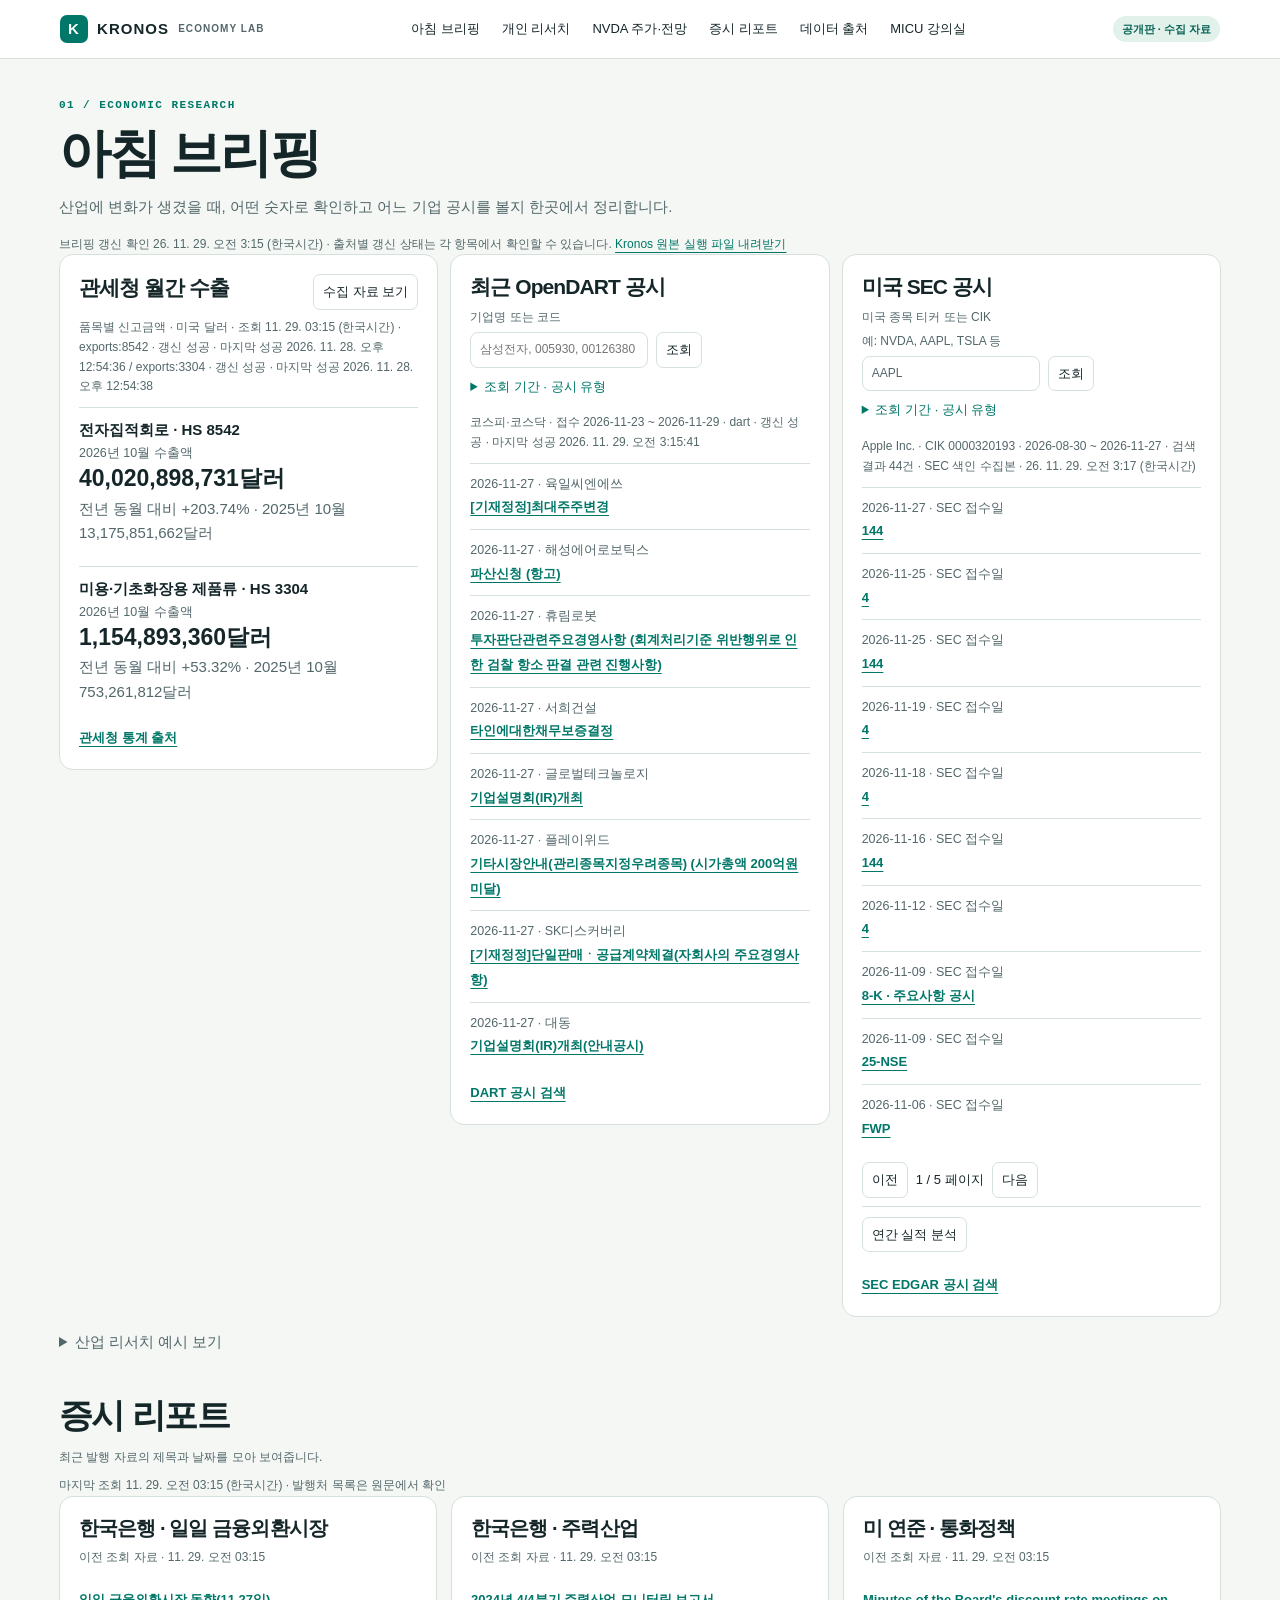
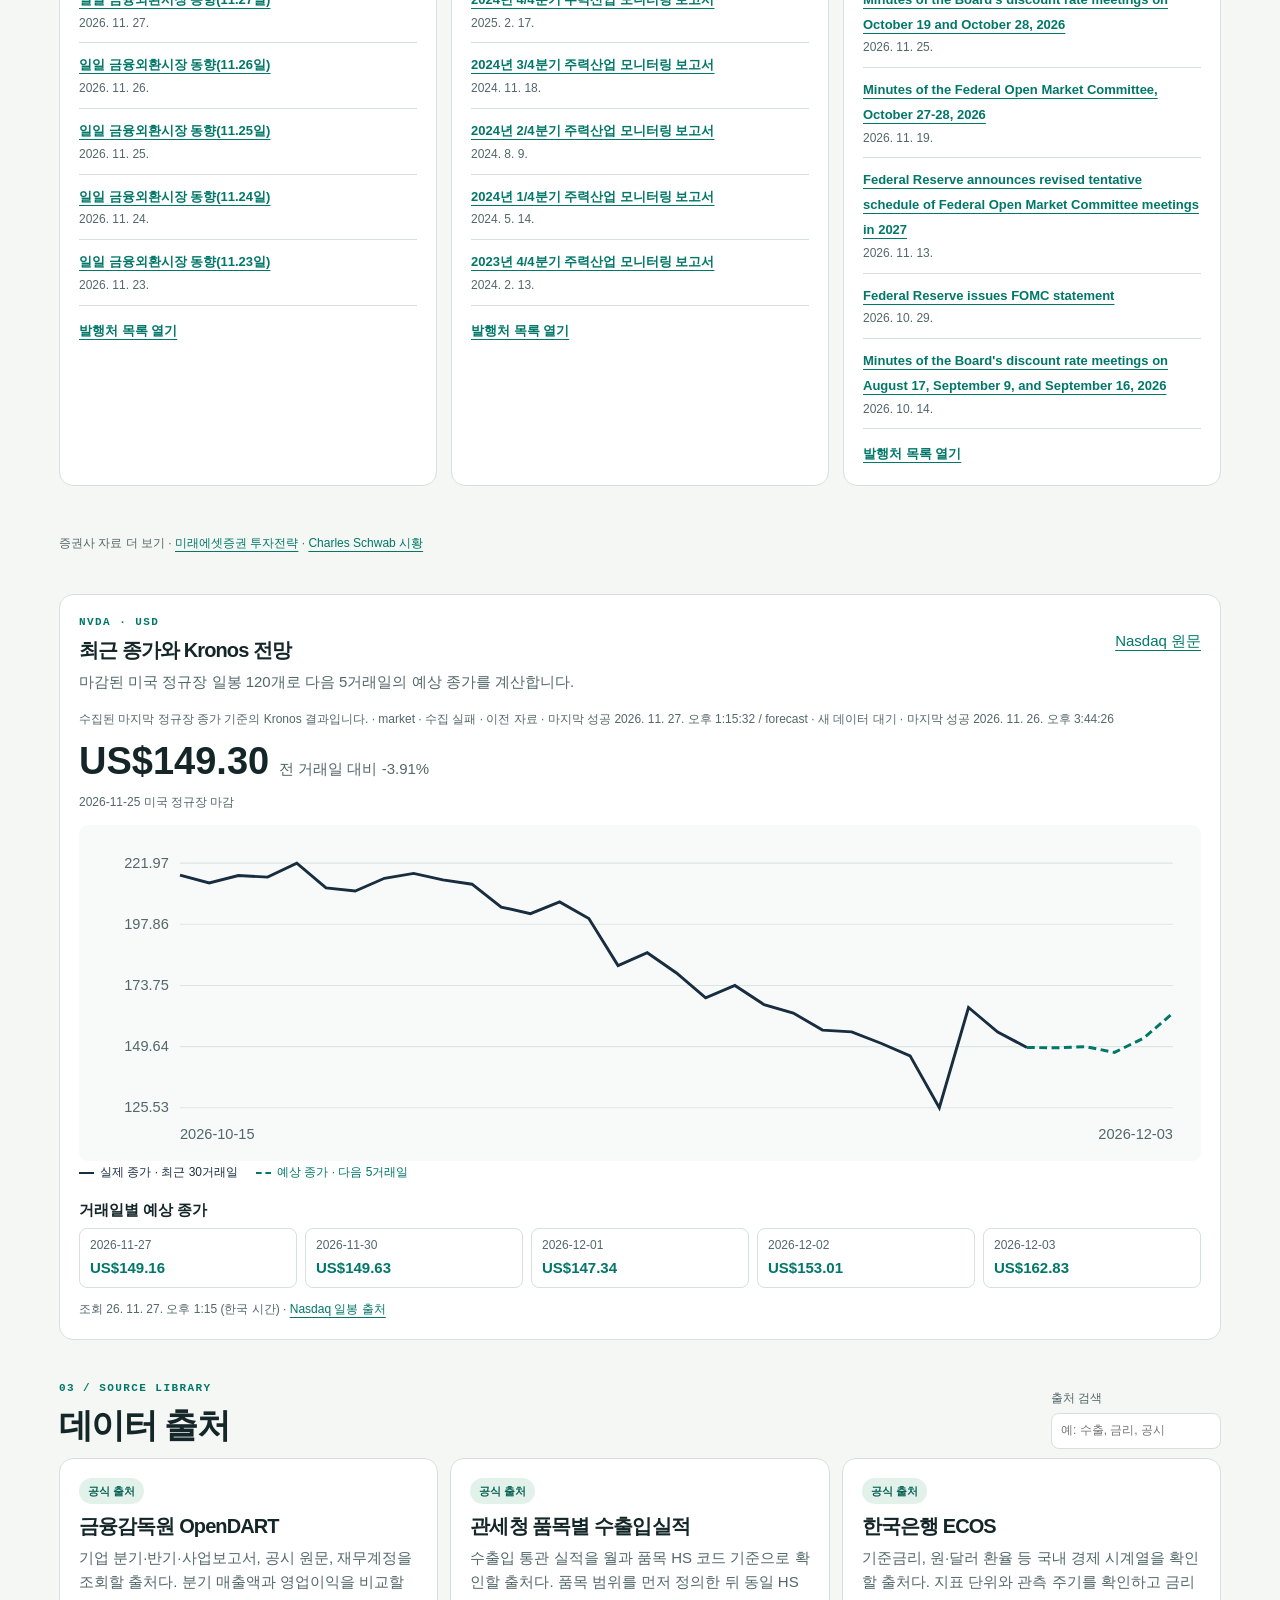
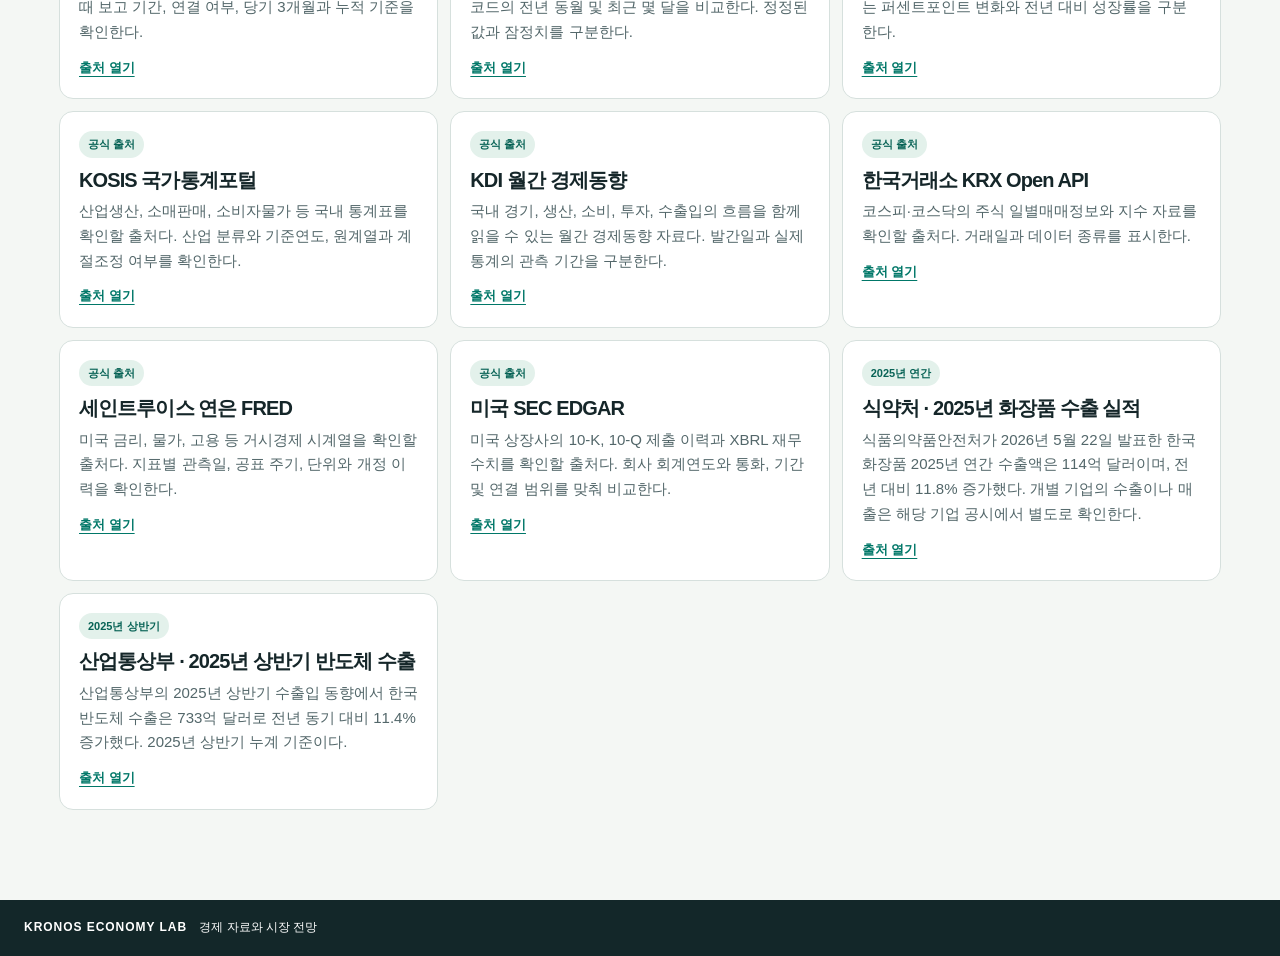
<file: economy.html>
<!doctype html>
<html lang="ko">
<head>
  <meta charset="utf-8">
  <meta name="viewport" content="width=device-width, initial-scale=1">
  <meta name="disclosure-api" content="">
  <title>Kronos 경제 리서치</title>
  <link rel="stylesheet" href="style.css">
  <script src="dart-pages.js" defer></script>
  <script src="sec-pages.js" defer></script>
  <script src="kronos-pages.js?v=20261126b" defer></script>
  <script src="data.js" defer></script>
  <script src="price-chart.js" defer></script>
  <script src="nvda-outlook.js" defer></script>
  <script src="app.js" defer></script>
  <script src="briefing.js?v=20261126b" defer></script>
</head>
<body>
  <header class="top">
    <a class="brand" href="#research"><span class="mark">K</span> KRONOS <small>ECONOMY LAB</small></a>
    <nav aria-label="주 메뉴"><a href="#research">아침 브리핑</a><a href="research.html">개인 리서치</a><a href="#nvda-outlook">NVDA 주가·전망</a><a href="#market-reports">증시 리포트</a><a href="#sources">데이터 출처</a><a href="index.html" id="classroom">MICU 강의실</a></nav>
    <span class="tag">공개판 · 수집 자료</span>
  </header>
  <main>
    <section id="research" aria-labelledby="research-title">
      <p class="eyebrow">01 / ECONOMIC RESEARCH</p>
      <h1 id="research-title">아침 브리핑</h1>
      <p class="intro">산업에 변화가 생겼을 때, 어떤 숫자로 확인하고 어느 기업 공시를 볼지 한곳에서 정리합니다.</p>
      <p class="fine muted" id="pages-data-note">브리핑 수집 2026-11-23 01:27 (한국시간) · 공개판에서는 수집된 자료를 표시합니다. <a href="kronos-source.zip">Kronos 원본 실행 파일 내려받기</a></p>
      <div class="morning-grid">
        <article class="card feed">
          <div class="section-top">
            <h2>관세청 월간 수출</h2>
            <button type="button" id="refresh-exports">수집 자료 보기</button>
          </div>
          <p id="exports-status" class="fine" role="status"></p>
          <div id="exports-list"></div>
          <a href="https://www.data.go.kr/data/15101609/openapi.do" target="_blank" rel="noopener noreferrer">관세청 통계 출처</a>
        </article>
        <article class="card feed">
          <h2>최근 OpenDART 공시</h2>
          <form id="disclosure-search">
            <label class="search">기업명 또는 코드 <input id="corp-code" type="text" maxlength="64" placeholder="삼성전자, 005930, 00126380"></label>
            <button type="submit">조회</button>
            <details class="filing-filter">
              <summary>조회 기간 · 공시 유형</summary>
              <label class="search">시작일 <input id="dart-start" type="date"></label>
              <label class="search">종료일 <input id="dart-end" type="date"></label>
              <label class="search">유형 <select id="dart-type"><option value="">전체</option><option value="A">정기공시</option><option value="B">주요사항보고</option><option value="C">발행공시</option><option value="D">지분공시</option><option value="E">기타공시</option><option value="F">외부감사관련</option><option value="G">펀드공시</option><option value="H">자산유동화</option><option value="I">거래소공시</option><option value="J">공정위공시</option></select></label>
            </details>
          </form>
          <p id="disclosures-status" class="fine" role="status"></p>
          <ul class="feed-list" id="disclosures-list"></ul>
          <nav class="filing-pagination" id="dart-pages" aria-label="OpenDART 공시 페이지" hidden></nav>
          <a href="https://dart.fss.or.kr/" target="_blank" rel="noopener noreferrer">DART 공시 검색</a>
        </article>
        <article class="card feed">
          <h2>미국 SEC 공시</h2>
          <form id="sec-search">
            <label class="search">미국 종목 티커 또는 CIK
              <span>예: NVDA, AAPL, TSLA 등</span>
              <input id="sec-symbol" type="text" value="AAPL" placeholder="티커 또는 CIK 입력" maxlength="15" required>
            </label>
            <button type="submit">조회</button>
            <details class="filing-filter">
              <summary>조회 기간 · 공시 유형</summary>
              <label class="search">시작일 <input id="sec-start" type="date"></label>
              <label class="search">종료일 <input id="sec-end" type="date"></label>
              <label class="search">유형 <select id="sec-type"><option value="">전체</option><option value="10-K">10-K 연차보고서</option><option value="10-Q">10-Q 분기보고서</option><option value="8-K">8-K 주요사항</option><option value="20-F">20-F 연차보고서</option><option value="40-F">40-F 연차보고서</option><option value="6-K">6-K 외국기업 공시</option><option value="S-1">S-1 등록신고서</option><option value="DEF 14A">DEF 14A 위임장 자료</option></select></label>
            </details>
          </form>
          <p id="sec-status" class="fine" role="status"></p>
          <ul class="feed-list" id="sec-list"></ul>
          <nav class="filing-pagination" id="sec-pages" aria-label="SEC 공시 페이지" hidden></nav>
          <div class="feed-entry">
            <button id="sec-analysis-button" type="button" disabled>연간 실적 분석</button>
            <p id="sec-analysis-status" class="fine" role="status"></p>
            <div id="sec-analysis-list"></div>
          </div>
          <a id="sec-official" href="https://www.sec.gov/edgar/search/" target="_blank" rel="noopener noreferrer">SEC EDGAR 공시 검색</a>
        </article>
      </div>
      <details class="archive">
        <summary>산업 리서치 예시 보기</summary>
        <div class="research-grid" id="briefs"></div>
      </details>
    </section>
    <section id="market-reports" aria-labelledby="reports-title">
      <div class="section-top">
        <div><h2 id="reports-title">증시 리포트</h2><p class="fine muted">최근 발행 자료의 제목과 날짜를 모아 보여줍니다.</p></div>
      </div>
      <p id="reports-status" class="fine muted" role="status"></p>
      <div class="report-grid" id="reports-list"></div>
      <p class="fine muted">증권사 자료 더 보기 · <a href="https://securities.miraeasset.com/bbs/board/message/list.do?categoryId=1527" target="_blank" rel="noopener noreferrer">미래에셋증권 투자전략</a> · <a href="https://international.schwab.com/market-commentary" target="_blank" rel="noopener noreferrer">Charles Schwab 시황</a></p>
    </section>
    <section class="lab" aria-labelledby="nvda-title">
      <section class="chart-card nvda-outlook" id="nvda-outlook" aria-labelledby="nvda-title">
        <div class="section-top">
          <div><p class="eyebrow">NVDA · USD</p><h3 id="nvda-title">최근 종가와 Kronos 전망</h3></div>
          <a href="https://www.nasdaq.com/market-activity/stocks/nvda/historical" target="_blank" rel="noopener noreferrer">Nasdaq 원문</a><button id="nvda-refresh" type="button" hidden>전망 다시 보기</button>
        </div>
        <p class="muted">마감된 미국 정규장 일봉 120개로 다음 5거래일의 예상 종가를 계산합니다.</p>
        <p id="nvda-status" class="fine muted" role="status"></p>
        <div id="nvda-market" hidden>
          <p class="nvda-quote"><strong id="nvda-close"></strong><span id="nvda-change"></span></p>
          <p id="nvda-origin" class="fine muted"></p>
          <svg id="nvda-chart" viewBox="0 0 1000 300" role="img" aria-label="NVDA 최근 마감 종가와 Kronos의 다음 5거래일 예상 종가"></svg>
          <div class="legend"><span class="actual">실제 종가 · 최근 30거래일</span><span id="nvda-legend" class="forecast" hidden>예상 종가 · 다음 5거래일</span></div>
          <div id="nvda-forecast" hidden>
            <h4>거래일별 예상 종가</h4>
            <dl id="nvda-dates"></dl>
          </div>
          <p class="fine muted"><span id="nvda-checked"></span> · <a id="nvda-source" target="_blank" rel="noopener noreferrer">Nasdaq 일봉 출처</a></p>
        </div>
      </section>
    </section>
    <section id="sources" aria-labelledby="source-title">
      <div class="section-top">
        <div><p class="eyebrow">03 / SOURCE LIBRARY</p><h2 id="source-title">데이터 출처</h2></div>
        <label class="search">출처 검색 <input id="source-search" type="search" placeholder="예: 수출, 금리, 공시"></label>
      </div>
      <div class="source-grid" id="source-list"></div>
    </section>
  </main>
  <footer>KRONOS ECONOMY LAB <span>경제 자료와 시장 전망</span></footer>
</body>
</html>
</file>
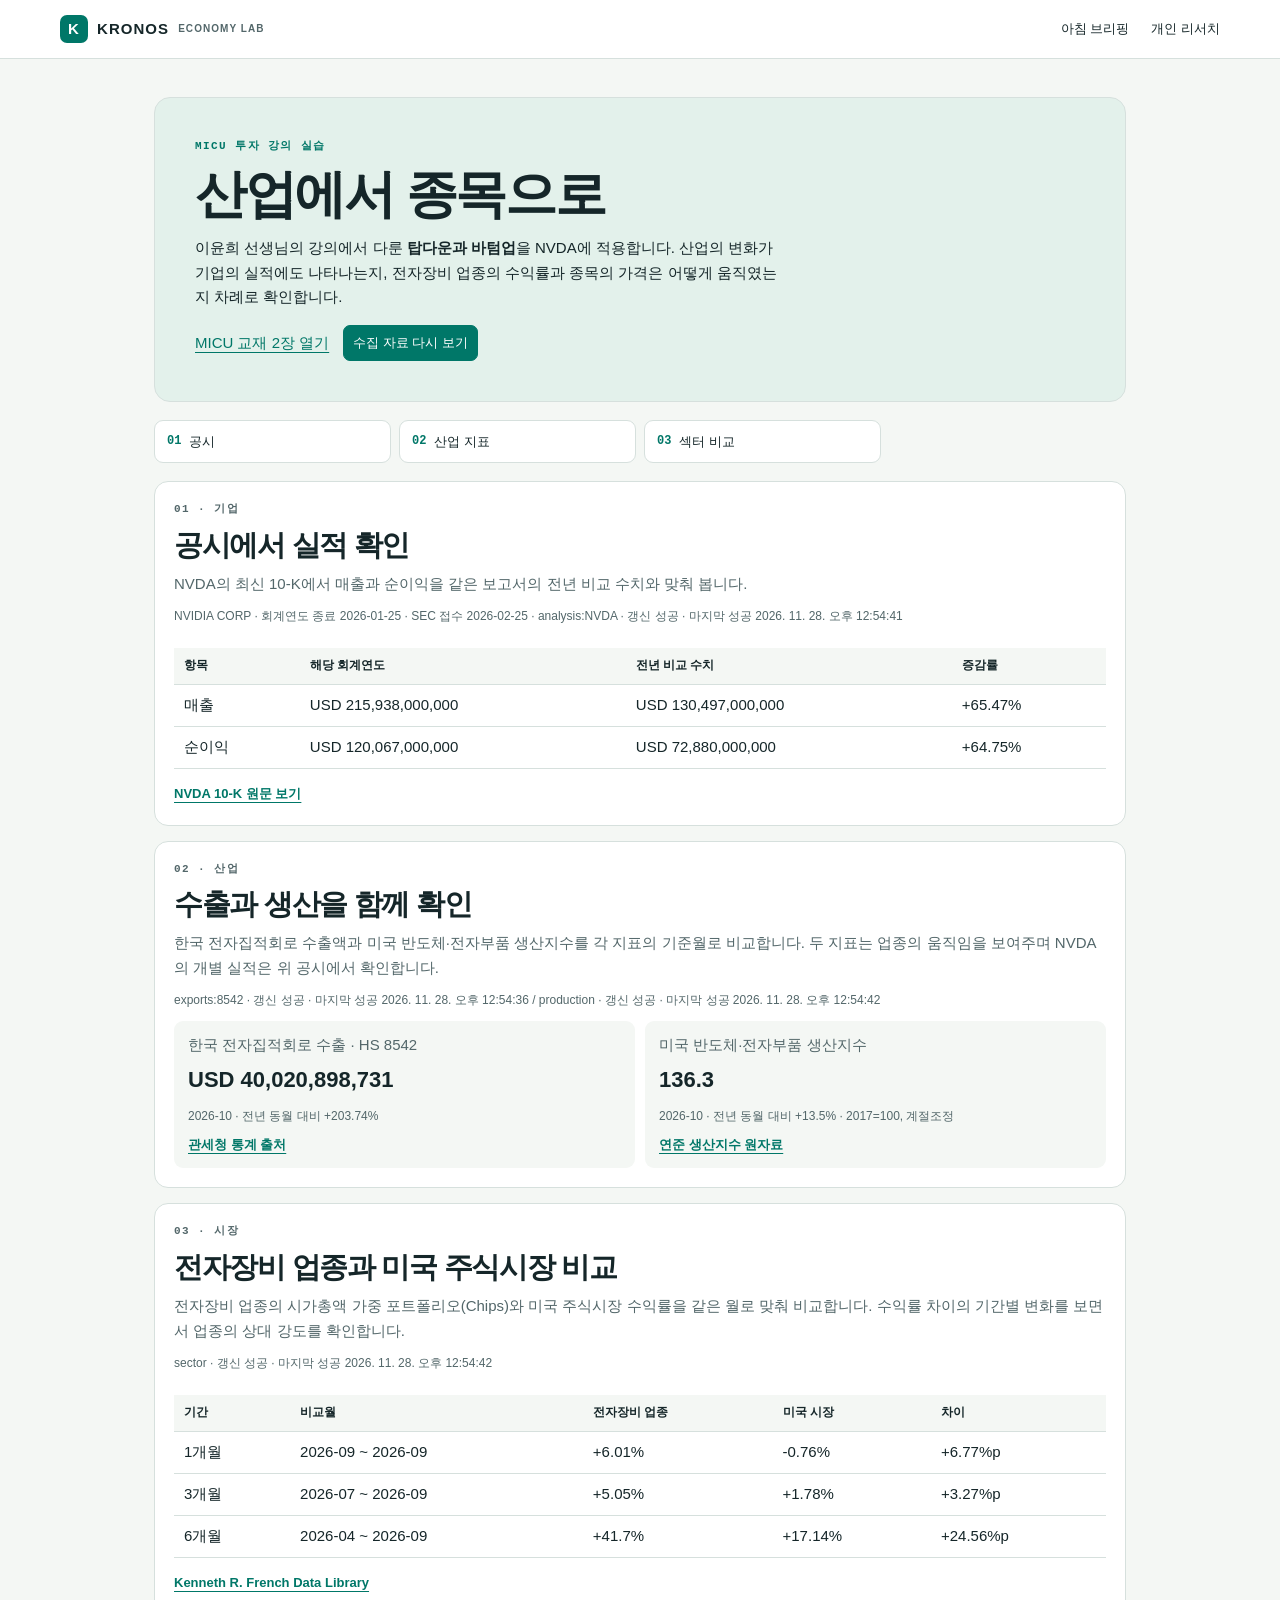
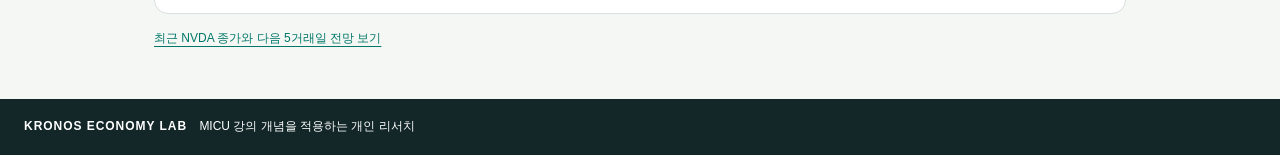
<file: research.html>
<!doctype html>
<html lang="ko">
<head>
  <meta charset="utf-8">
  <meta name="viewport" content="width=device-width, initial-scale=1">
  <title>NVDA 리서치 실습 · Kronos Economy Lab</title>
  <link rel="stylesheet" href="./style.css">
  <link rel="stylesheet" href="./research.css">
  <script src="kronos-pages.js" defer></script>
  <script src="./research.js" defer></script>
</head>
<body>
  <header class="top">
    <a class="brand" href="economy.html"><span class="mark">K</span> KRONOS <small>ECONOMY LAB</small></a>
    <nav aria-label="주 메뉴">
      <a href="economy.html">아침 브리핑</a>
      <a href="#lesson" aria-current="page">개인 리서치</a>
    </nav>
  </header>
  <main class="research-page">
    <section id="lesson" class="lesson-panel" aria-labelledby="research-title">
      <p class="eyebrow">MICU 투자 강의 실습</p>
      <h1 id="research-title">산업에서 종목으로</h1>
      <p>이윤희 선생님의 강의에서 다룬 <strong>탑다운과 바텀업</strong>을 NVDA에 적용합니다. 산업의 변화가 기업의 실적에도 나타나는지, 전자장비 업종의 수익률과 종목의 가격은 어떻게 움직였는지 차례로 확인합니다.</p>
      <div class="lesson-actions">
        <a href="index.html#lesson-bottomup" id="classroom-link" target="_blank" rel="noopener noreferrer">MICU 교재 2장 열기</a>
        <button id="refresh-evidence" type="button">수집 자료 다시 보기</button>
      </div>
    </section>

    <nav class="research-steps" aria-label="리서치 단계">
      <a href="#filing"><span>01</span>공시</a>
      <a href="#industry"><span>02</span>산업 지표</a>
      <a href="#sector"><span>03</span>섹터 비교</a>
    </nav>

    <section id="filing" class="card research-stage" aria-labelledby="filing-title">
      <div class="stage-header"><p class="eyebrow">01 · 기업</p><h2 id="filing-title">공시에서 실적 확인</h2></div>
      <p>NVDA의 최신 10-K에서 매출과 순이익을 같은 보고서의 전년 비교 수치와 맞춰 봅니다.</p>
      <p id="filing-status" class="fine" role="status"></p>
      <div id="filing-content"></div>
    </section>

    <section id="industry" class="card research-stage" aria-labelledby="industry-title">
      <div class="stage-header"><p class="eyebrow">02 · 산업</p><h2 id="industry-title">수출과 생산을 함께 확인</h2></div>
      <p>한국 전자집적회로 수출액과 미국 반도체·전자부품 생산지수를 각 지표의 기준월로 비교합니다. 두 지표는 업종의 움직임을 보여주며 NVDA의 개별 실적은 위 공시에서 확인합니다.</p>
      <p id="industry-status" class="fine" role="status"></p>
      <div id="industry-content" class="industry-cards"></div>
    </section>

    <section id="sector" class="card research-stage" aria-labelledby="sector-title">
      <div class="stage-header"><p class="eyebrow">03 · 시장</p><h2 id="sector-title">전자장비 업종과 미국 주식시장 비교</h2></div>
      <p>전자장비 업종의 시가총액 가중 포트폴리오(Chips)와 미국 주식시장 수익률을 같은 월로 맞춰 비교합니다. 수익률 차이의 기간별 변화를 보면서 업종의 상대 강도를 확인합니다.</p>
      <p id="sector-status" class="fine" role="status"></p>
      <div id="sector-content"></div>
    </section>

    <p class="fine"><a href="economy.html#nvda-outlook">최근 NVDA 종가와 다음 5거래일 전망 보기</a></p>
  </main>
  <footer>KRONOS ECONOMY LAB <span>MICU 강의 개념을 적용하는 개인 리서치</span></footer>
</body>
</html>
</file>
<file: style.css>
:root{color-scheme:light;--ink:#152629;--muted:#53676a;--line:#d6e0dd;--paper:#f4f7f4;--teal:#007768;--soft:#e3f1eb;--orange:#a45624}
*{box-sizing:border-box}
body{margin:0;background:var(--paper);color:var(--ink);font:15px/1.65 "Segoe UI","Malgun Gothic",sans-serif}
a{color:var(--teal);text-underline-offset:4px}
.report-grid{display:grid;grid-template-columns:repeat(auto-fit,minmax(min(100%,245px),1fr));gap:14px}
.report-card h3{margin-top:0}.report-entries li{padding:9px 0;border-bottom:1px solid var(--line)}
.report-entries time{display:block;margin-top:2px}.report-entries a{overflow-wrap:anywhere}
.top{display:flex;align-items:center;justify-content:space-between;gap:18px;padding:15px max(24px,calc((100% - 1160px)/2));border-bottom:1px solid var(--line);background:#fff}
.brand{display:flex;align-items:center;gap:9px;text-decoration:none;font-weight:850;letter-spacing:.07em;color:var(--ink);white-space:nowrap}
.brand small{font-size:10px;color:var(--muted)}
.mark{display:grid;place-items:center;width:28px;height:28px;border-radius:7px;background:var(--teal);color:white}
nav{display:flex;gap:22px;flex-wrap:wrap;white-space:nowrap}
nav a{font-size:13px;text-decoration:none;color:var(--ink)}
main{max-width:1210px;margin:auto;padding:38px 24px 50px}
section{margin-bottom:40px;scroll-margin-top:18px}
h1,h2,h3,p{margin-top:0}
h1,h2,h3{line-height:1.22;letter-spacing:-.045em}
h1{font-size:clamp(30px,5vw,52px);margin-bottom:10px}
h2{font-size:clamp(25px,3vw,34px);margin-bottom:12px}
h3{font-size:20px;margin-bottom:7px}
.eyebrow{font:700 11px/1.5 monospace;color:var(--teal);letter-spacing:.13em;margin-bottom:8px}
.intro,.muted{color:var(--muted)}
.research-grid,.source-grid{display:grid;grid-template-columns:repeat(3,minmax(0,1fr));gap:12px}
.morning-grid{display:grid;grid-template-columns:repeat(3,minmax(0,1fr));gap:12px;align-items:start}
.feed h2{font-size:21px;margin:0 0 8px}
.feed-list{list-style:none;margin:6px 0 12px;padding:0}
.feed-entry{border-top:1px solid var(--line);padding:10px 0}
.feed-entry p{margin:2px 0 0}
.feed-entry small{display:block;color:var(--muted)}
.feed-entry a{overflow-wrap:anywhere}
#sec-analysis-list>a{display:block;margin-bottom:8px}
.export-value{font-size:23px;display:block;line-height:1.35}
.feed form{display:flex;align-items:end;gap:8px;flex-wrap:wrap}
.feed form input{width:178px}
.filing-filter{flex-basis:100%;font-size:13px}
.filing-filter summary{cursor:pointer;color:var(--teal);margin-bottom:8px}
.filing-filter .search{display:inline-flex;align-items:center;gap:6px;margin:0 6px 6px 0}
.feed form .filing-filter input,.filing-filter select{width:auto;max-width:100%;font:inherit}
.filing-filter select{border:1px solid var(--line);border-radius:8px;padding:7px 9px;background:#fff;color:inherit}
.filing-pagination{display:flex;align-items:center;gap:8px;margin:8px 0;font-size:13px}
.filing-pagination[hidden]{display:none}
.archive{margin:13px 0}
.archive summary{color:var(--muted);cursor:pointer}
.archive .research-grid{margin-top:10px}
.card,.chart-card{background:#fff;border:1px solid var(--line);border-radius:14px;padding:19px}
.card p{color:var(--muted);margin-bottom:10px}
.card a{font-size:13px;font-weight:700}
.tag{font-size:11px;font-weight:700;background:var(--soft);color:#086356;border-radius:20px;padding:4px 9px;display:inline-block;white-space:nowrap}
.card .tag{margin-bottom:10px}
.section-top{display:flex;justify-content:space-between;align-items:center;gap:12px}
.chart-head h3{margin:7px 0 3px}
.chart-head p{margin-bottom:0}
.file-label,.search{font-size:12px;color:var(--muted);display:grid;gap:4px}
.lab-actions{display:grid;grid-template-columns:repeat(auto-fit,minmax(min(100%,260px),1fr));gap:12px;margin-bottom:14px}
.lab-actions .feedback:empty{display:none}
input,button{font:inherit;color:inherit}
.search input{border:1px solid var(--line);border-radius:8px;padding:7px 9px;background:#fff}
.segments{display:flex;gap:5px;flex-wrap:wrap}
button{border:1px solid var(--line);background:white;border-radius:7px;padding:6px 9px;cursor:pointer;font-size:13px}
button[aria-pressed=true]{background:var(--teal);color:white;border-color:var(--teal)}
button:focus-visible,a:focus-visible,input:focus-visible{outline:2px solid var(--orange);outline-offset:3px}
#chart,#nvda-chart{width:100%;display:block;margin:12px 0 2px;background:#f8faf9;border-radius:9px}
.nvda-outlook{margin-bottom:24px}
.nvda-outlook [hidden]{display:none}
.nvda-outlook .forecast-series{stroke-dasharray:7 4}
.nvda-outlook .legend .forecast:before{border-top-style:dashed}
.nvda-quote{display:flex;align-items:baseline;gap:10px;flex-wrap:wrap;margin:10px 0 0}
.nvda-quote strong{font-size:clamp(24px,5vw,38px);line-height:1.2}
.nvda-quote span{color:var(--muted)}
#nvda-forecast h4{margin:15px 0 5px}
#nvda-dates{display:grid;grid-template-columns:repeat(auto-fit,minmax(125px,1fr));gap:8px;margin:0 0 12px}
#nvda-dates div{padding:7px 10px;border:1px solid var(--line);border-radius:8px}
#nvda-dates dt{font-size:12px;color:var(--muted)}
#nvda-dates dd{margin:0;font-weight:700;color:var(--teal)}
.legend{display:flex;flex-wrap:wrap;gap:6px 18px;font-size:12px;color:var(--muted)}
.legend span:before{content:"";display:inline-block;width:15px;border-top:2px solid currentColor;margin-right:6px;vertical-align:middle}
.actual{color:#182e40}.forecast{color:var(--teal)}.baseline{color:var(--orange)}
.baseline:before{border-top-style:dashed!important}
.metrics{display:grid;grid-template-columns:repeat(3,1fr);gap:7px;border-top:1px solid var(--line);margin-top:14px;padding-top:12px}
.metrics small{color:var(--muted);display:block}.metrics strong{font:700 clamp(14px,2.5vw,23px)/1.6 monospace}
.fine,.feedback{font-size:12px;margin:8px 0 0}
.feedback:empty{display:none}
footer{padding:18px 24px;background:#132729;color:white;font-size:12px;font-weight:700;letter-spacing:.08em}
footer span{margin-left:8px;font-weight:400;letter-spacing:0}
@media(max-width:750px){.top{flex-wrap:wrap}.top>span{display:none}nav{gap:15px}.research-grid,.source-grid{grid-template-columns:1fr 1fr}}
@media(max-width:900px){.morning-grid{grid-template-columns:repeat(2,minmax(0,1fr))}}
@media(max-width:660px){.morning-grid{grid-template-columns:1fr}}
@media(max-width:510px){main{padding:25px 14px}.research-grid,.source-grid{grid-template-columns:1fr}.section-top{align-items:flex-start;flex-wrap:wrap}.chart-card{padding:13px}.metrics strong{font-size:14px}.metrics small{font-size:11px}}
</file>
<file: research.css>
.research-page{max-width:1020px}
.lesson-panel{background:var(--soft);border:1px solid var(--line);padding:clamp(20px,4vw,40px);border-radius:16px;margin-bottom:18px}
.lesson-panel p{max-width:70ch}
.lesson-actions{display:flex;align-items:center;gap:14px;flex-wrap:wrap}
.lesson-actions button{background:var(--teal);color:white;border-color:var(--teal)}
.lesson-actions button:disabled{opacity:.6;cursor:wait}
.research-steps{display:grid;grid-template-columns:repeat(4,minmax(0,1fr));gap:8px;margin-bottom:18px}
.research-steps a{display:flex;align-items:center;gap:8px;padding:10px 12px;background:#fff;border:1px solid var(--line);border-radius:9px}
.research-steps span{color:var(--teal);font:700 12px monospace}
.research-stage{margin-bottom:15px}
.stage-header h2{font-size:clamp(21px,3vw,29px);margin-bottom:9px}
.industry-cards{display:grid;grid-template-columns:repeat(2,minmax(0,1fr));gap:10px}
.indicator{padding:12px 14px;background:var(--paper);border-radius:9px}
.indicator strong{display:block;font-size:clamp(16px,2.5vw,22px);margin-bottom:4px}
.indicator p{margin-bottom:5px}
.research-table{width:100%;border-collapse:collapse;font-variant-numeric:tabular-nums;margin:12px 0}
.research-table td,.research-table th{padding:8px 10px;text-align:left;border-bottom:1px solid var(--line)}
.research-table thead th{background:var(--paper);font-size:12px}
.research-table td{white-space:nowrap}
.table-wrap{overflow:auto}
.price-result{margin-top:12px;padding:12px 14px;border-radius:9px;background:var(--soft)}
.research-price-chart{display:block;width:100%;background:var(--paper);border-radius:9px;margin:12px 0 4px}
@media(max-width:600px){.research-steps,.industry-cards{grid-template-columns:repeat(2,minmax(0,1fr))}.research-table td,.research-table th{padding:7px}}
@media(max-width:400px){.industry-cards{grid-template-columns:1fr}}
</file>
